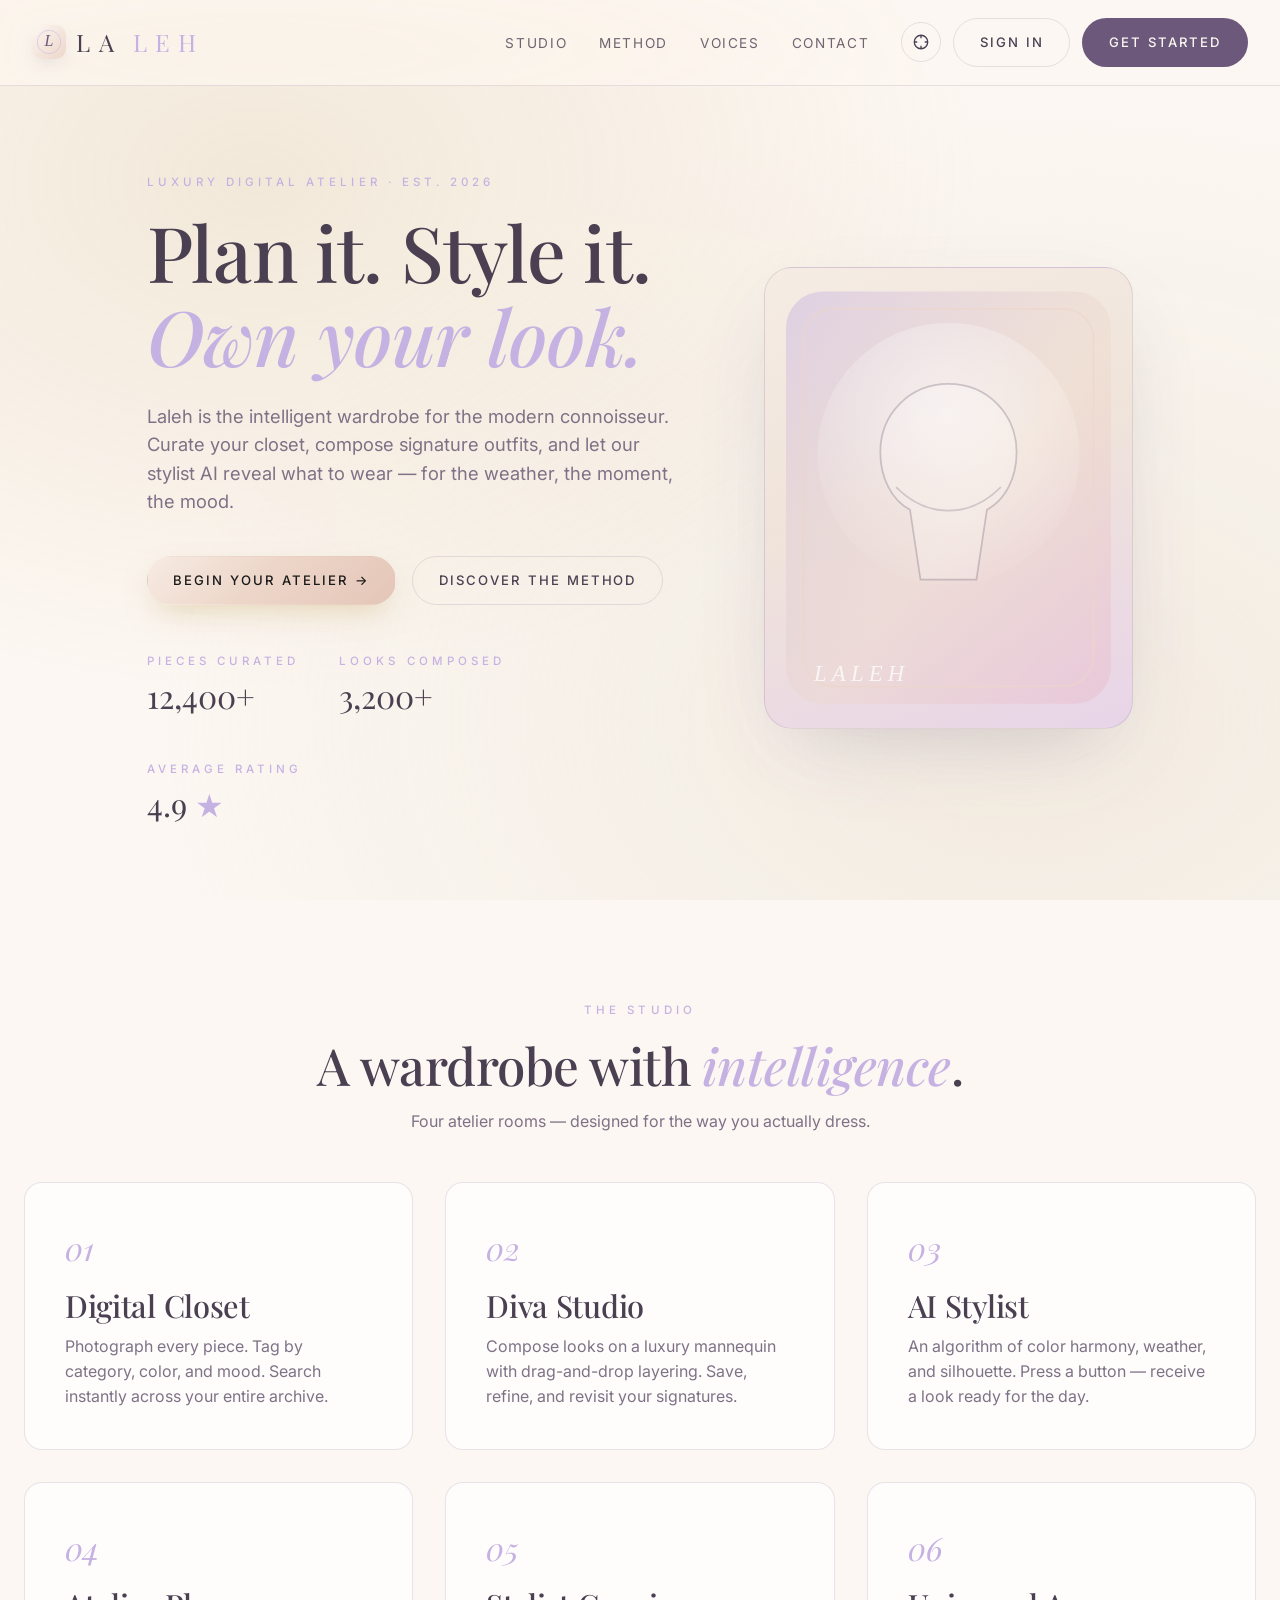
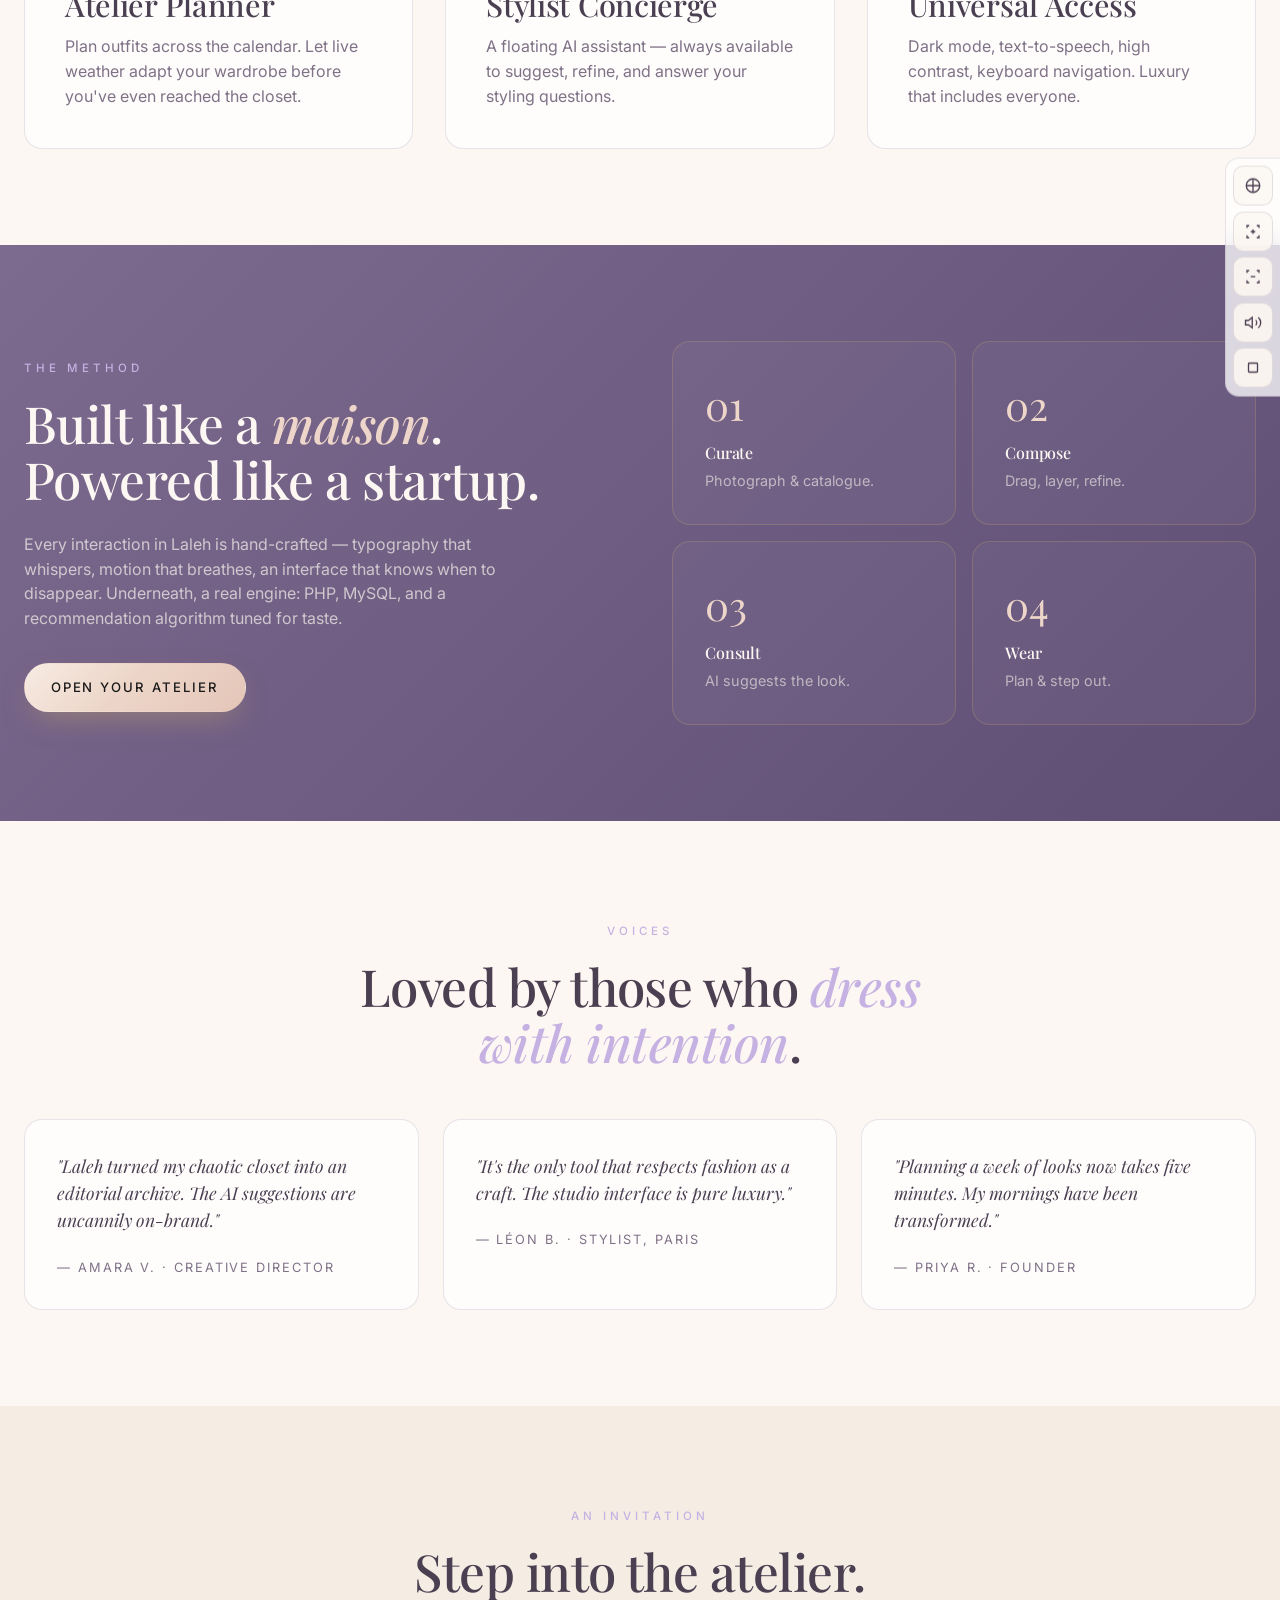
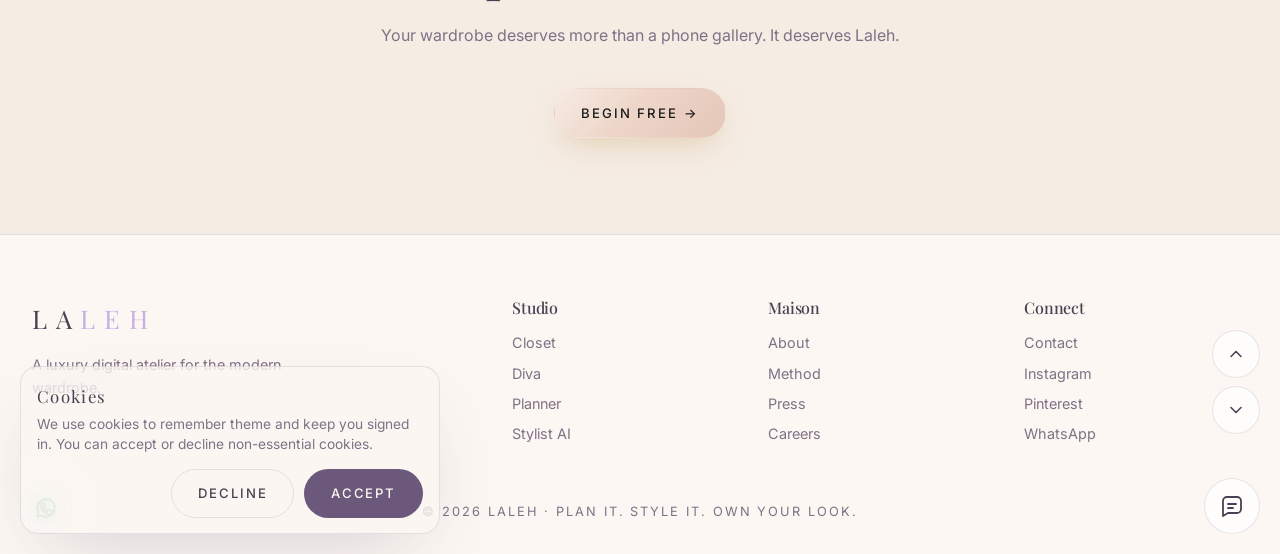
<file: Finesse/frontend/index.html>
<!DOCTYPE html>
<html lang="en">
<head>
<meta charset="UTF-8" />
<meta name="viewport" content="width=device-width, initial-scale=1" />
<title>Laleh — Plan it. Style it. Own your look.</title>
<meta name="description" content="Laleh is a luxury digital fashion-tech platform for wardrobe management & AI-powered outfit planning." />
<link rel="icon" href="assets/favicon.svg" type="image/svg+xml" sizes="any">
<link rel="apple-touch-icon" href="assets/favicon.svg">
<link rel="preconnect" href="https://fonts.googleapis.com">
<link href="https://fonts.googleapis.com/css2?family=Inter:wght@300;400;500;600&family=Playfair+Display:ital,wght@0,400;0,500;0,600;1,400;1,500&display=swap" rel="stylesheet">
<link rel="stylesheet" href="css/finesse.css">
</head>
<body>
<div class="loader"><div class="l-logo">LA<span>LEH</span></div><div class="bar"></div></div>

<nav class="nav" id="site-nav">
  <a href="index.html" class="logo">
    <img src="assets/favicon.svg" alt="" class="logo-mark" width="34" height="34">
    LA<span>LEH</span>
  </a>
  <button type="button" class="nav-toggle" id="nav-toggle" aria-label="Open menu" aria-expanded="false">
    <svg width="22" height="22" viewBox="0 0 24 24" fill="none" stroke="currentColor" stroke-width="1.8" aria-hidden="true"><path d="M4 7h16M4 12h16M4 17h16"/></svg>
  </button>
  <div class="nav-menu" id="nav-menu">
    <ul>
      <li><a href="#features">Studio</a></li>
      <li><a href="#how">Method</a></li>
      <li><a href="#voices">Voices</a></li>
      <li><a href="#contact">Contact</a></li>
    </ul>
    <div class="nav-actions">
      <button type="button" class="btn-icon" onclick="toggleTheme()" title="Toggle theme" aria-label="Toggle theme">
        <svg width="18" height="18" viewBox="0 0 24 24" fill="none" stroke="currentColor" stroke-width="1.75" aria-hidden="true"><path d="M12 3a6 6 0 1 0 0 18 6 6 0 0 0 0-18Zm0 0v4M12 21v-4M3 12h4M17 12h4"/></svg>
      </button>
      <a href="login.html" class="btn btn-ghost">Sign in</a>
      <a href="signup.html" class="btn btn-primary">Get Started</a>
    </div>
  </div>
</nav>

<header class="hero">
  <div class="container hero-grid">
    <div class="reveal">
      <span class="eyebrow">Luxury Digital Atelier · Est. 2026</span>
      <h1 style="margin-top:1rem">Plan it. Style it.<br><span class="it">Own your look.</span></h1>
      <p class="lead">Laleh is the intelligent wardrobe for the modern connoisseur. Curate your closet, compose signature outfits, and let our stylist AI reveal what to wear — for the weather, the moment, the mood.</p>
      <div class="hero-cta">
        <a href="signup.html" class="btn btn-gold">Begin Your Atelier →</a>
        <a href="#features" class="btn btn-ghost">Discover the Method</a>
      </div>
      <div style="margin-top:3rem; display:flex; gap:2.5rem; flex-wrap:wrap">
        <div><div class="eyebrow">Pieces curated</div><div style="font-family:var(--font-display);font-size:2rem">12,400+</div></div>
        <div><div class="eyebrow">Looks composed</div><div style="font-family:var(--font-display);font-size:2rem">3,200+</div></div>
        <div><div class="eyebrow">Average rating</div><div style="font-family:var(--font-display);font-size:2rem">4.9 <span style="color:var(--accent)">★</span></div></div>
      </div>
    </div>
    <div class="hero-visual reveal" aria-label="Laleh hero illustration">
      <svg viewBox="0 0 420 520" width="100%" height="100%" preserveAspectRatio="xMidYMid meet" style="display:block">
        <defs>
          <linearGradient id="g1" x1="0" x2="1" y1="0" y2="1">
            <stop offset="0" stop-color="#c6b2e2" stop-opacity="0.85"/>
            <stop offset="0.55" stop-color="#edd6c9" stop-opacity="0.65"/>
            <stop offset="1" stop-color="#e6abbe" stop-opacity="0.55"/>
          </linearGradient>
          <radialGradient id="glow" cx="50%" cy="35%" r="70%">
            <stop offset="0" stop-color="#ffffff" stop-opacity="0.55"/>
            <stop offset="1" stop-color="#ffffff" stop-opacity="0"/>
          </radialGradient>
        </defs>
        <rect x="24" y="24" width="372" height="472" rx="42" fill="url(#g1)" opacity="0.55"/>
        <rect x="44" y="44" width="332" height="432" rx="34" fill="none" stroke="rgba(237,214,201,0.65)" stroke-width="2"/>
        <circle cx="210" cy="210" r="150" fill="url(#glow)"/>
        <path d="M210 130c44 0 78 34 78 78 0 29-13 55-34 66l-12 80h-64l-12-80c-21-11-34-37-34-66 0-44 34-78 78-78Z"
              fill="rgba(255,255,255,0.18)" stroke="rgba(79,66,89,0.25)" stroke-width="2"/>
        <path d="M150 248c18 18 39 27 60 27s42-9 60-27" fill="none" stroke="rgba(79,66,89,0.22)" stroke-width="2"/>
        <text x="56" y="470" font-family="Georgia, serif" font-style="italic" font-size="26" fill="rgba(255,255,255,0.75)" letter-spacing="6">LALEH</text>
      </svg>
    </div>
  </div>
</header>

<section id="features">
  <div class="container">
    <div class="reveal" style="text-align:center;max-width:680px;margin:0 auto">
      <span class="eyebrow">The Studio</span>
      <h2 style="margin-top:1rem">A wardrobe with <em style="color:var(--accent)">intelligence</em>.</h2>
      <p class="muted" style="margin-top:1rem">Four atelier rooms — designed for the way you actually dress.</p>
    </div>
    <div class="features-grid">
      <div class="feature reveal">
        <span class="num">01</span><h3>Digital Closet</h3>
        <p class="muted">Photograph every piece. Tag by category, color, and mood. Search instantly across your entire archive.</p>
      </div>
      <div class="feature reveal">
        <span class="num">02</span><h3>Diva Studio</h3>
        <p class="muted">Compose looks on a luxury mannequin with drag-and-drop layering. Save, refine, and revisit your signatures.</p>
      </div>
      <div class="feature reveal">
        <span class="num">03</span><h3>AI Stylist</h3>
        <p class="muted">An algorithm of color harmony, weather, and silhouette. Press a button — receive a look ready for the day.</p>
      </div>
      <div class="feature reveal">
        <span class="num">04</span><h3>Atelier Planner</h3>
        <p class="muted">Plan outfits across the calendar. Let live weather adapt your wardrobe before you've even reached the closet.</p>
      </div>
      <div class="feature reveal">
        <span class="num">05</span><h3>Stylist Concierge</h3>
        <p class="muted">A floating AI assistant — always available to suggest, refine, and answer your styling questions.</p>
      </div>
      <div class="feature reveal">
        <span class="num">06</span><h3>Universal Access</h3>
        <p class="muted">Dark mode, text-to-speech, high contrast, keyboard navigation. Luxury that includes everyone.</p>
      </div>
    </div>
  </div>
</section>

<section id="how" style="background: var(--grad-noir); color: var(--ivory)">
  <div class="container">
    <div class="method-grid" style="display:grid;grid-template-columns:1fr 1fr;gap:4rem;align-items:center">
      <div class="reveal">
        <span class="eyebrow">The Method</span>
        <h2 style="margin-top:1rem">Built like a <em style="color:var(--gold)">maison</em>.<br>Powered like a startup.</h2>
        <p style="margin-top:1.5rem;color:rgba(247,243,236,.7);max-width:480px">Every interaction in Laleh is hand-crafted — typography that whispers, motion that breathes, an interface that knows when to disappear. Underneath, a real engine: PHP, MySQL, and a recommendation algorithm tuned for taste.</p>
        <a href="signup.html" class="btn btn-gold" style="margin-top:2rem">Open Your Atelier</a>
      </div>
      <div class="reveal">
        <div class="method-steps" style="display:grid;grid-template-columns:1fr 1fr;gap:1rem">
          <div style="padding:2rem;background:rgba(255,255,255,.04);border:1px solid rgba(200,169,106,.25);border-radius:18px">
            <div style="font-family:var(--font-display);font-size:2.5rem;color:var(--gold)">01</div>
            <h4 style="margin-top:.5rem">Curate</h4>
            <p style="font-size:.9rem;color:rgba(247,243,236,.6);margin-top:.5rem">Photograph & catalogue.</p>
          </div>
          <div style="padding:2rem;background:rgba(255,255,255,.04);border:1px solid rgba(200,169,106,.25);border-radius:18px">
            <div style="font-family:var(--font-display);font-size:2.5rem;color:var(--gold)">02</div>
            <h4 style="margin-top:.5rem">Compose</h4>
            <p style="font-size:.9rem;color:rgba(247,243,236,.6);margin-top:.5rem">Drag, layer, refine.</p>
          </div>
          <div style="padding:2rem;background:rgba(255,255,255,.04);border:1px solid rgba(200,169,106,.25);border-radius:18px">
            <div style="font-family:var(--font-display);font-size:2.5rem;color:var(--gold)">03</div>
            <h4 style="margin-top:.5rem">Consult</h4>
            <p style="font-size:.9rem;color:rgba(247,243,236,.6);margin-top:.5rem">AI suggests the look.</p>
          </div>
          <div style="padding:2rem;background:rgba(255,255,255,.04);border:1px solid rgba(200,169,106,.25);border-radius:18px">
            <div style="font-family:var(--font-display);font-size:2.5rem;color:var(--gold)">04</div>
            <h4 style="margin-top:.5rem">Wear</h4>
            <p style="font-size:.9rem;color:rgba(247,243,236,.6);margin-top:.5rem">Plan & step out.</p>
          </div>
        </div>
      </div>
    </div>
  </div>
</section>

<section id="voices">
  <div class="container">
    <div class="reveal" style="text-align:center;max-width:600px;margin:0 auto">
      <span class="eyebrow">Voices</span>
      <h2 style="margin-top:1rem">Loved by those who <em style="color:var(--accent)">dress with intention</em>.</h2>
    </div>
    <div class="t-grid">
      <div class="t-card reveal">
        <p>"Laleh turned my chaotic closet into an editorial archive. The AI suggestions are uncannily on-brand."</p>
        <div class="author">— Amara V. · Creative Director</div>
      </div>
      <div class="t-card reveal">
        <p>"It's the only tool that respects fashion as a craft. The studio interface is pure luxury."</p>
        <div class="author">— Léon B. · Stylist, Paris</div>
      </div>
      <div class="t-card reveal">
        <p>"Planning a week of looks now takes five minutes. My mornings have been transformed."</p>
        <div class="author">— Priya R. · Founder</div>
      </div>
    </div>
  </div>
</section>

<section id="contact" style="background: var(--bone)">
  <div class="container" style="text-align:center;max-width:680px">
    <span class="eyebrow">An Invitation</span>
    <h2 style="margin-top:1rem">Step into the atelier.</h2>
    <p class="muted" style="margin:1.5rem 0 2.5rem">Your wardrobe deserves more than a phone gallery. It deserves Laleh.</p>
    <a href="signup.html" class="btn btn-gold">Begin Free →</a>
  </div>
</section>

<footer class="footer">
  <div class="footer-grid">
    <div>
      <div style="font-family:var(--font-display);font-size:1.6rem;letter-spacing:.35em">LA<span style="color:var(--accent)">LEH</span></div>
      <p class="muted" style="margin-top:1rem;max-width:300px;font-size:.9rem">A luxury digital atelier for the modern wardrobe.</p>
    </div>
    <div><h4>Studio</h4><ul><li>Closet</li><li>Diva</li><li>Planner</li><li>Stylist AI</li></ul></div>
    <div><h4>Maison</h4><ul><li><a href="about.html">About</a></li><li>Method</li><li>Press</li><li>Careers</li></ul></div>
    <div><h4>Connect</h4><ul><li><a href="contactus.html">Contact</a></li><li>Instagram</li><li>Pinterest</li><li>WhatsApp</li></ul></div>
  </div>
  <div class="copy">© 2026 Laleh · Plan it. Style it. Own your look.</div>
</footer>

<div id="floating-slot"></div>
<script src="js/finesse.js"></script>
</body>
</html>
</file>
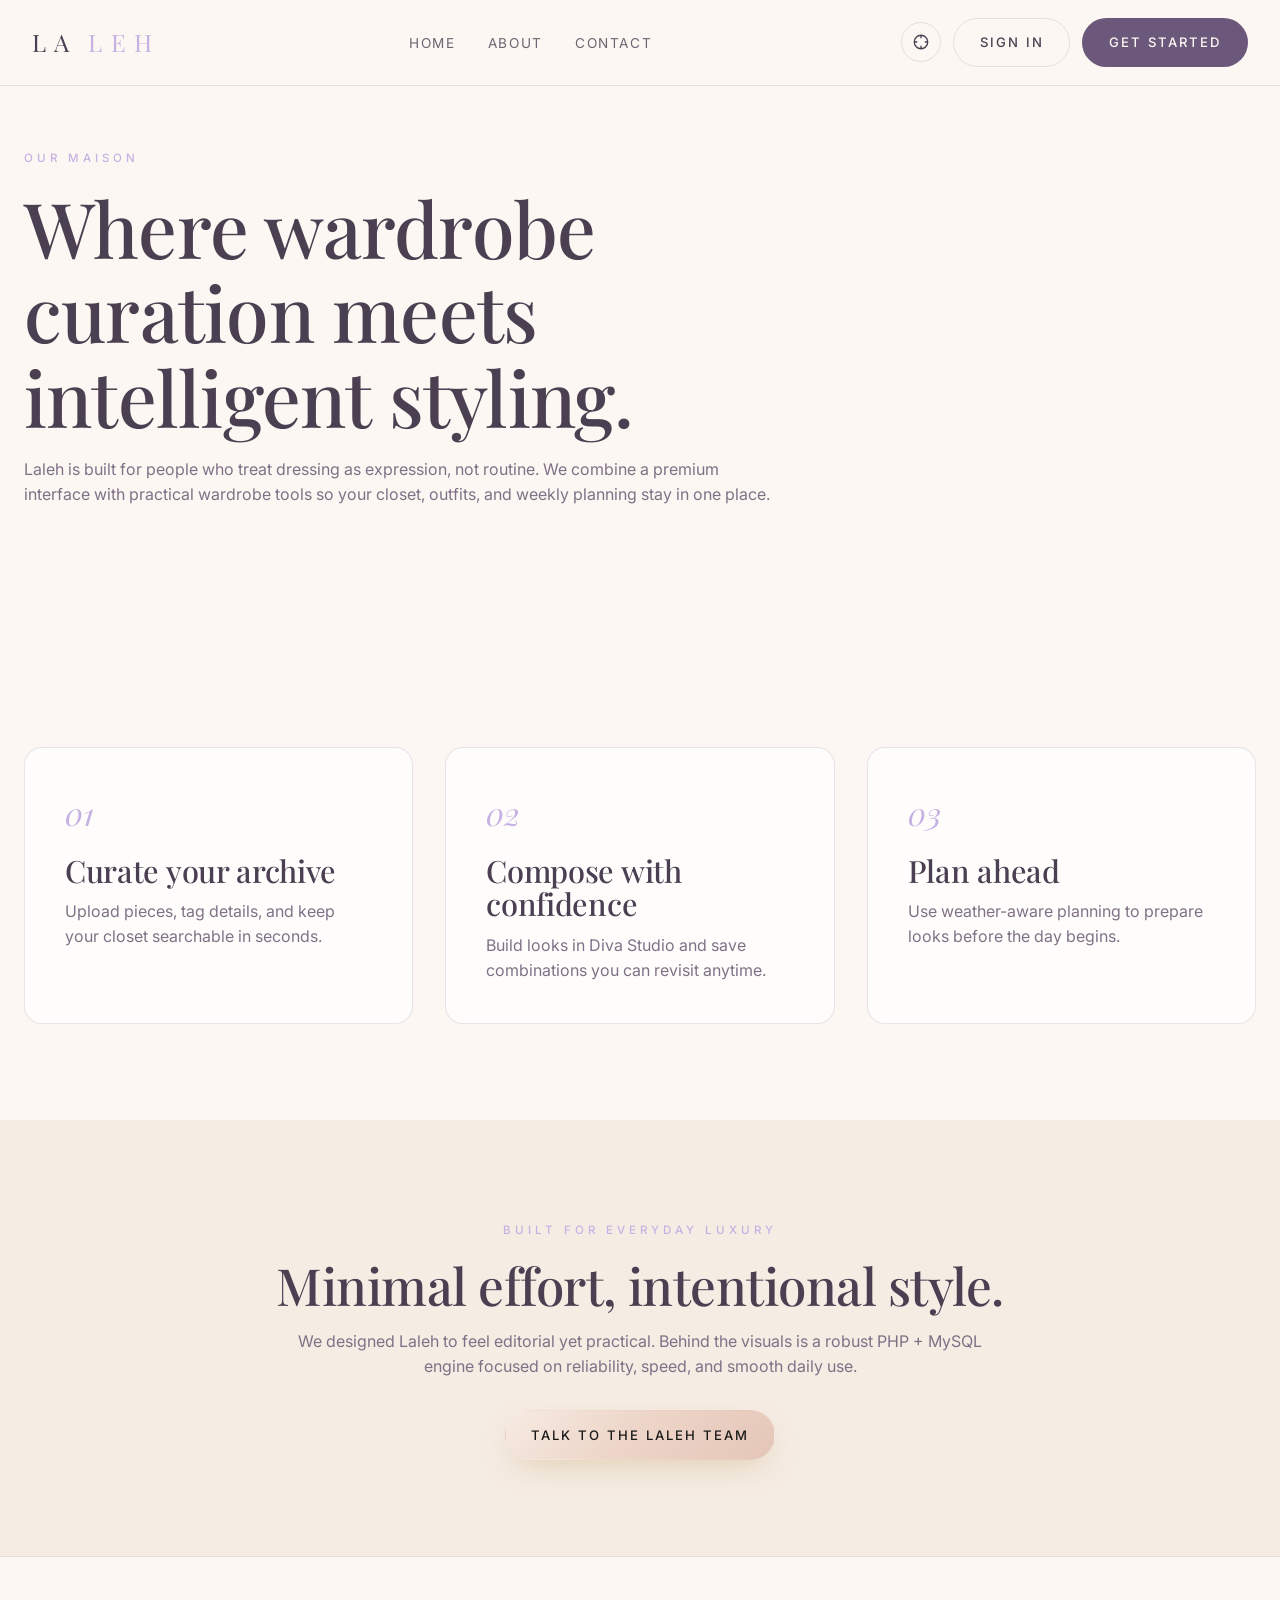
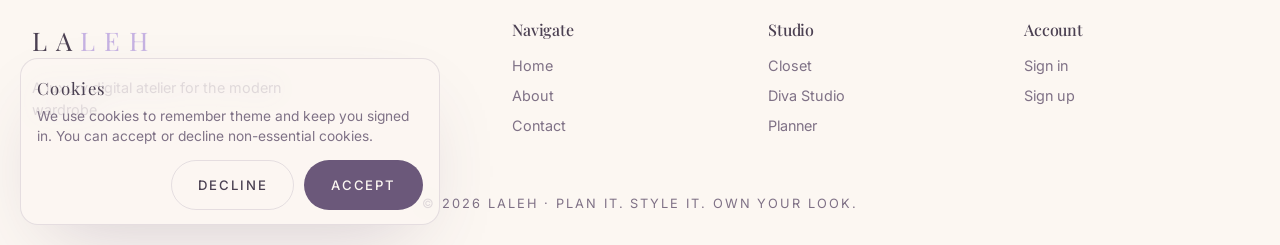
<file: Finesse/frontend/about.html>
<!DOCTYPE html>
<html lang="en">
<head>
<meta charset="UTF-8">
<meta name="viewport" content="width=device-width, initial-scale=1">
<title>About · Laleh</title>
<link rel="icon" href="assets/favicon.svg" type="image/svg+xml">
<link href="https://fonts.googleapis.com/css2?family=Inter:wght@300;400;500;600&family=Playfair+Display:ital,wght@0,500;1,500&display=swap" rel="stylesheet">
<link rel="stylesheet" href="css/finesse.css">
</head>
<body>
<div class="loader"><div class="l-logo">LA<span>LEH</span></div><div class="bar"></div></div>

<nav class="nav">
  <a href="index.html" class="logo">LA<span>LEH</span></a>
  <ul>
    <li><a href="index.html">Home</a></li>
    <li><a href="about.html">About</a></li>
    <li><a href="contactus.html">Contact</a></li>
  </ul>
  <div class="nav-actions">
    <button type="button" class="btn-icon" onclick="toggleTheme()" title="Toggle theme" aria-label="Toggle theme">
      <svg width="18" height="18" viewBox="0 0 24 24" fill="none" stroke="currentColor" stroke-width="1.75" aria-hidden="true"><path d="M12 3a6 6 0 1 0 0 18 6 6 0 0 0 0-18Zm0 0v4M12 21v-4M3 12h4M17 12h4"/></svg>
    </button>
    <a href="login.html" class="btn btn-ghost">Sign in</a>
    <a href="signup.html" class="btn btn-primary">Get Started</a>
  </div>
</nav>

<section style="padding-top:9rem">
  <div class="container">
    <span class="eyebrow">Our Maison</span>
    <h1 style="margin-top:1rem;max-width:860px">Where wardrobe curation meets intelligent styling.</h1>
    <p class="muted" style="margin-top:1.2rem;max-width:760px">
      Laleh is built for people who treat dressing as expression, not routine. We combine a premium
      interface with practical wardrobe tools so your closet, outfits, and weekly planning stay in one place.
    </p>
  </div>
</section>

<section>
  <div class="container">
    <div class="features-grid">
      <div class="feature reveal">
        <span class="num">01</span>
        <h3>Curate your archive</h3>
        <p class="muted">Upload pieces, tag details, and keep your closet searchable in seconds.</p>
      </div>
      <div class="feature reveal">
        <span class="num">02</span>
        <h3>Compose with confidence</h3>
        <p class="muted">Build looks in Diva Studio and save combinations you can revisit anytime.</p>
      </div>
      <div class="feature reveal">
        <span class="num">03</span>
        <h3>Plan ahead</h3>
        <p class="muted">Use weather-aware planning to prepare looks before the day begins.</p>
      </div>
    </div>
  </div>
</section>

<section style="background:var(--bone)">
  <div class="container" style="max-width:900px;text-align:center">
    <span class="eyebrow">Built for Everyday Luxury</span>
    <h2 style="margin-top:1rem">Minimal effort, intentional style.</h2>
    <p class="muted" style="margin:1rem auto 2rem;max-width:700px">
      We designed Laleh to feel editorial yet practical. Behind the visuals is a robust PHP + MySQL engine
      focused on reliability, speed, and smooth daily use.
    </p>
    <a class="btn btn-gold" href="contactus.html">Talk to the Laleh team</a>
  </div>
</section>

<footer class="footer">
  <div class="footer-grid">
    <div>
      <div style="font-family:var(--font-display);font-size:1.6rem;letter-spacing:.35em">LA<span style="color:var(--accent)">LEH</span></div>
      <p class="muted" style="margin-top:1rem;max-width:300px;font-size:.9rem">A luxury digital atelier for the modern wardrobe.</p>
    </div>
    <div><h4>Navigate</h4><ul><li><a href="index.html">Home</a></li><li><a href="about.html">About</a></li><li><a href="contactus.html">Contact</a></li></ul></div>
    <div><h4>Studio</h4><ul><li><a href="closet.html">Closet</a></li><li><a href="diva.html">Diva Studio</a></li><li><a href="planner.html">Planner</a></li></ul></div>
    <div><h4>Account</h4><ul><li><a href="login.html">Sign in</a></li><li><a href="signup.html">Sign up</a></li></ul></div>
  </div>
  <div class="copy">© 2026 Laleh · Plan it. Style it. Own your look.</div>
</footer>

<script src="js/finesse.js"></script>
</body>
</html>
</file>
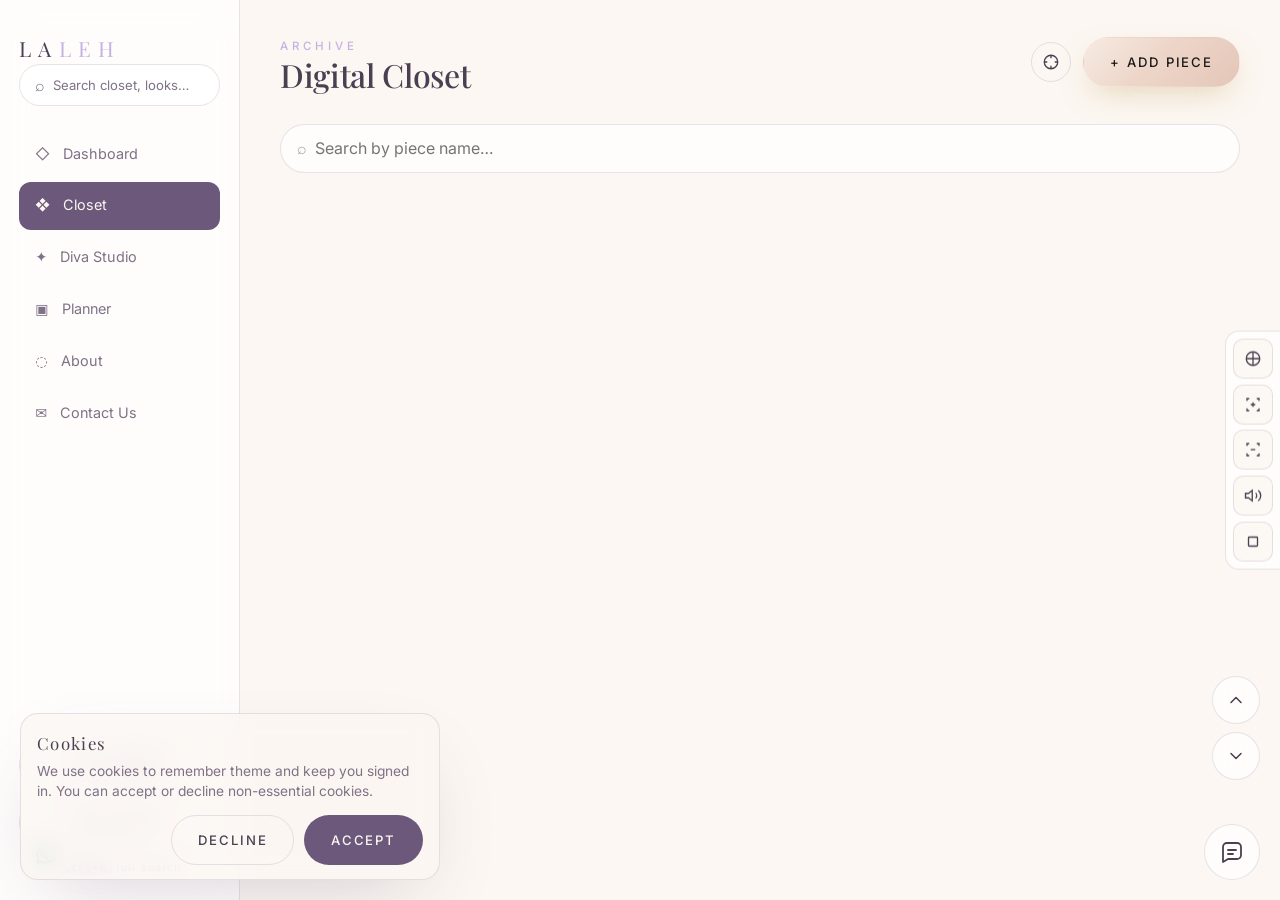
<file: Finesse/frontend/closet.html>
<!DOCTYPE html><html lang="en"><head>
<meta charset="UTF-8"><meta name="viewport" content="width=device-width, initial-scale=1">
<title>Closet · Laleh</title>
<link rel="icon" href="assets/favicon.svg" type="image/svg+xml">
<link href="https://fonts.googleapis.com/css2?family=Inter:wght@300;400;500;600&family=Playfair+Display:ital,wght@0,500;1,500&display=swap" rel="stylesheet">
<link rel="stylesheet" href="css/finesse.css">
</head><body>
<div class="app-shell">
  <div id="sidebar-slot"></div>
  <main class="app-main">
    <div class="app-top">
      <div><span class="eyebrow">Archive</span><h1>Digital Closet</h1></div>
      <div class="right">
        <button type="button" class="btn-icon" onclick="toggleTheme()" title="Toggle theme" aria-label="Toggle theme">
          <svg width="18" height="18" viewBox="0 0 24 24" fill="none" stroke="currentColor" stroke-width="1.75" aria-hidden="true"><path d="M12 3a6 6 0 1 0 0 18 6 6 0 0 0 0-18Zm0 0v4M12 21v-4M3 12h4M17 12h4"/></svg>
        </button>
        <button class="btn btn-gold" onclick="openAdd()">+ Add Piece</button>
      </div>
    </div>

    <div class="closet-toolbar">
      <div class="search-bar">
        <span style="opacity:.5">⌕</span>
        <input id="search" placeholder="Search by piece name…">
      </div>
    </div>
    <div class="cat-pills" id="cat-pills"></div>

    <div class="item-grid" id="item-grid"></div>
  </main>
</div>

<div class="modal" id="add-modal">
  <div class="box">
    <h3>Add a piece</h3>
    <form onsubmit="submitAdd(event)" enctype="multipart/form-data">
      <div class="field"><label>Name</label><input name="name" required maxlength="120"></div>
      <div class="field"><label>Category</label>
        <select name="category_id" id="cat-select" required style="width:100%;padding:.9rem 1rem;border-radius:12px;border:1px solid var(--border);background:transparent;color:var(--text)"></select>
      </div>
      <div style="display:grid;grid-template-columns:1fr 1fr;gap:1rem">
        <div class="field"><label>Color</label><input name="color" placeholder="e.g. ivory"></div>
        <div class="field"><label>Style tag</label><input name="style_tag" placeholder="e.g. evening"></div>
      </div>
      <div class="field"><label>Image</label><input type="file" name="image" accept="image/*" required></div>
      <div style="display:flex;gap:.5rem;margin-top:1rem">
        <button type="button" class="btn btn-ghost" onclick="closeAdd()" style="flex:1;justify-content:center">Cancel</button>
        <button class="btn btn-primary" style="flex:1;justify-content:center">Add to Closet</button>
      </div>
    </form>
  </div>
</div>

<div id="floating-slot"></div>
<script src="js/finesse.js"></script>
<script>document.getElementById('sidebar-slot').outerHTML = F.renderChrome('closet');</script>
<script src="js/closet.js"></script>
</body></html>
</file>
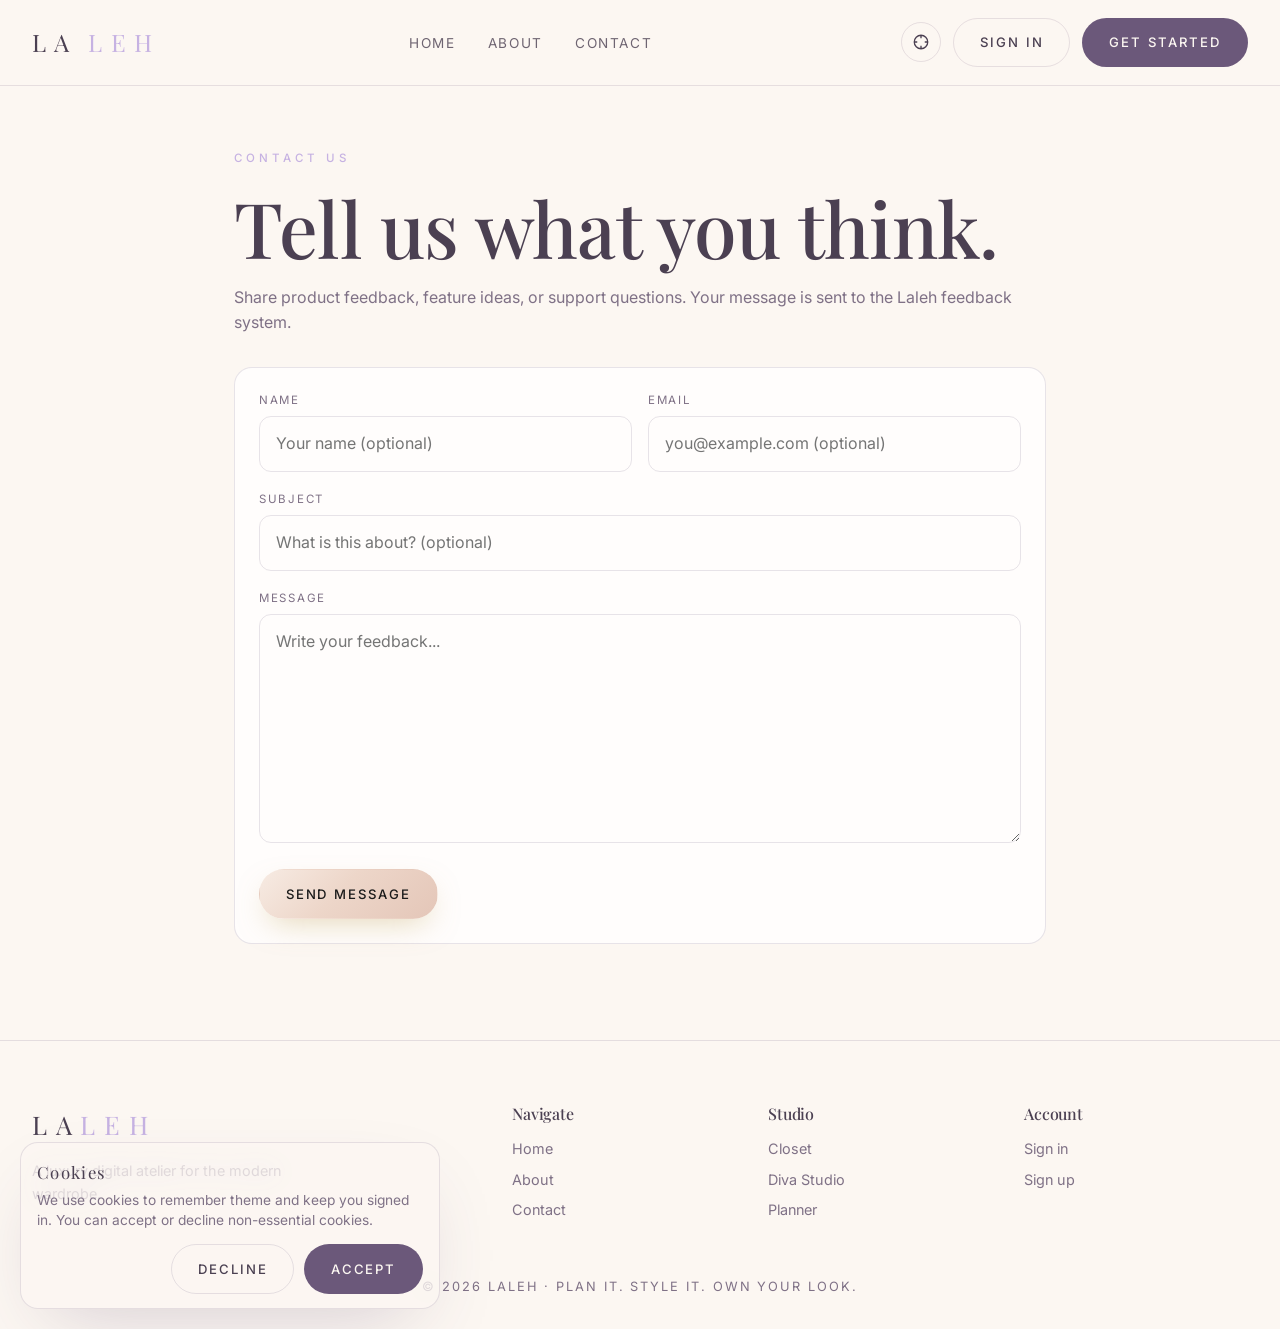
<file: Finesse/frontend/contactus.html>
<!DOCTYPE html>
<html lang="en">
<head>
<meta charset="UTF-8">
<meta name="viewport" content="width=device-width, initial-scale=1">
<title>Contact Us · Laleh</title>
<link rel="icon" href="assets/favicon.svg" type="image/svg+xml">
<link href="https://fonts.googleapis.com/css2?family=Inter:wght@300;400;500;600&family=Playfair+Display:ital,wght@0,500;1,500&display=swap" rel="stylesheet">
<link rel="stylesheet" href="css/finesse.css">
</head>
<body>
<div class="loader"><div class="l-logo">LA<span>LEH</span></div><div class="bar"></div></div>

<nav class="nav">
  <a href="index.html" class="logo">LA<span>LEH</span></a>
  <ul>
    <li><a href="index.html">Home</a></li>
    <li><a href="about.html">About</a></li>
    <li><a href="contactus.html">Contact</a></li>
  </ul>
  <div class="nav-actions">
    <button type="button" class="btn-icon" onclick="toggleTheme()" title="Toggle theme" aria-label="Toggle theme">
      <svg width="18" height="18" viewBox="0 0 24 24" fill="none" stroke="currentColor" stroke-width="1.75" aria-hidden="true"><path d="M12 3a6 6 0 1 0 0 18 6 6 0 0 0 0-18Zm0 0v4M12 21v-4M3 12h4M17 12h4"/></svg>
    </button>
    <a href="login.html" class="btn btn-ghost">Sign in</a>
    <a href="signup.html" class="btn btn-primary">Get Started</a>
  </div>
</nav>

<section style="padding-top:9rem">
  <div class="container" style="max-width:860px">
    <span class="eyebrow">Contact Us</span>
    <h1 style="margin-top:1rem">Tell us what you think.</h1>
    <p class="muted" style="margin-top:1rem">
      Share product feedback, feature ideas, or support questions. Your message is sent to the Laleh feedback system.
    </p>

    <div class="card" style="margin-top:2rem">
      <form id="contact-form">
        <div style="display:grid;grid-template-columns:1fr 1fr;gap:1rem">
          <div class="field">
            <label>Name</label>
            <input id="name" type="text" maxlength="100" placeholder="Your name (optional)">
          </div>
          <div class="field">
            <label>Email</label>
            <input id="email" type="email" maxlength="150" placeholder="you@example.com (optional)">
          </div>
        </div>
        <div class="field">
          <label>Subject</label>
          <input id="subject" type="text" maxlength="120" placeholder="What is this about? (optional)">
        </div>
        <div class="field">
          <label>Message</label>
          <textarea id="message" rows="8" maxlength="2500" placeholder="Write your feedback..." style="width:100%;padding:.9rem 1rem;border-radius:12px;border:1px solid var(--border);background:transparent;color:var(--text);resize:vertical" required></textarea>
        </div>
        <div class="msg" id="contact-msg"></div>
        <button class="btn btn-gold" type="submit">Send message</button>
      </form>
    </div>
  </div>
</section>

<footer class="footer">
  <div class="footer-grid">
    <div>
      <div style="font-family:var(--font-display);font-size:1.6rem;letter-spacing:.35em">LA<span style="color:var(--accent)">LEH</span></div>
      <p class="muted" style="margin-top:1rem;max-width:300px;font-size:.9rem">A luxury digital atelier for the modern wardrobe.</p>
    </div>
    <div><h4>Navigate</h4><ul><li><a href="index.html">Home</a></li><li><a href="about.html">About</a></li><li><a href="contactus.html">Contact</a></li></ul></div>
    <div><h4>Studio</h4><ul><li><a href="closet.html">Closet</a></li><li><a href="diva.html">Diva Studio</a></li><li><a href="planner.html">Planner</a></li></ul></div>
    <div><h4>Account</h4><ul><li><a href="login.html">Sign in</a></li><li><a href="signup.html">Sign up</a></li></ul></div>
  </div>
  <div class="copy">© 2026 Laleh · Plan it. Style it. Own your look.</div>
</footer>

<script src="js/finesse.js"></script>
<script>
document.getElementById('contact-form').addEventListener('submit', async (e) => {
  e.preventDefault();
  const msgEl = document.getElementById('contact-msg');
  const name = document.getElementById('name').value.trim();
  const email = document.getElementById('email').value.trim();
  const subject = document.getElementById('subject').value.trim();
  const message = document.getElementById('message').value.trim();

  const composed = [
    subject ? `Subject: ${subject}` : '',
    name ? `Name: ${name}` : '',
    email ? `Email: ${email}` : '',
    `Message: ${message}`
  ].filter(Boolean).join('\n');

  const r = await F.post(F.api + '/feedback.php', { message: composed });
  if (r.ok) {
    msgEl.className = 'msg ok';
    msgEl.textContent = 'Thanks — your feedback has been sent.';
    e.target.reset();
  } else {
    msgEl.className = 'msg err';
    msgEl.textContent = r.msg || 'Could not send message.';
  }
});
</script>
</body>
</html>
</file>
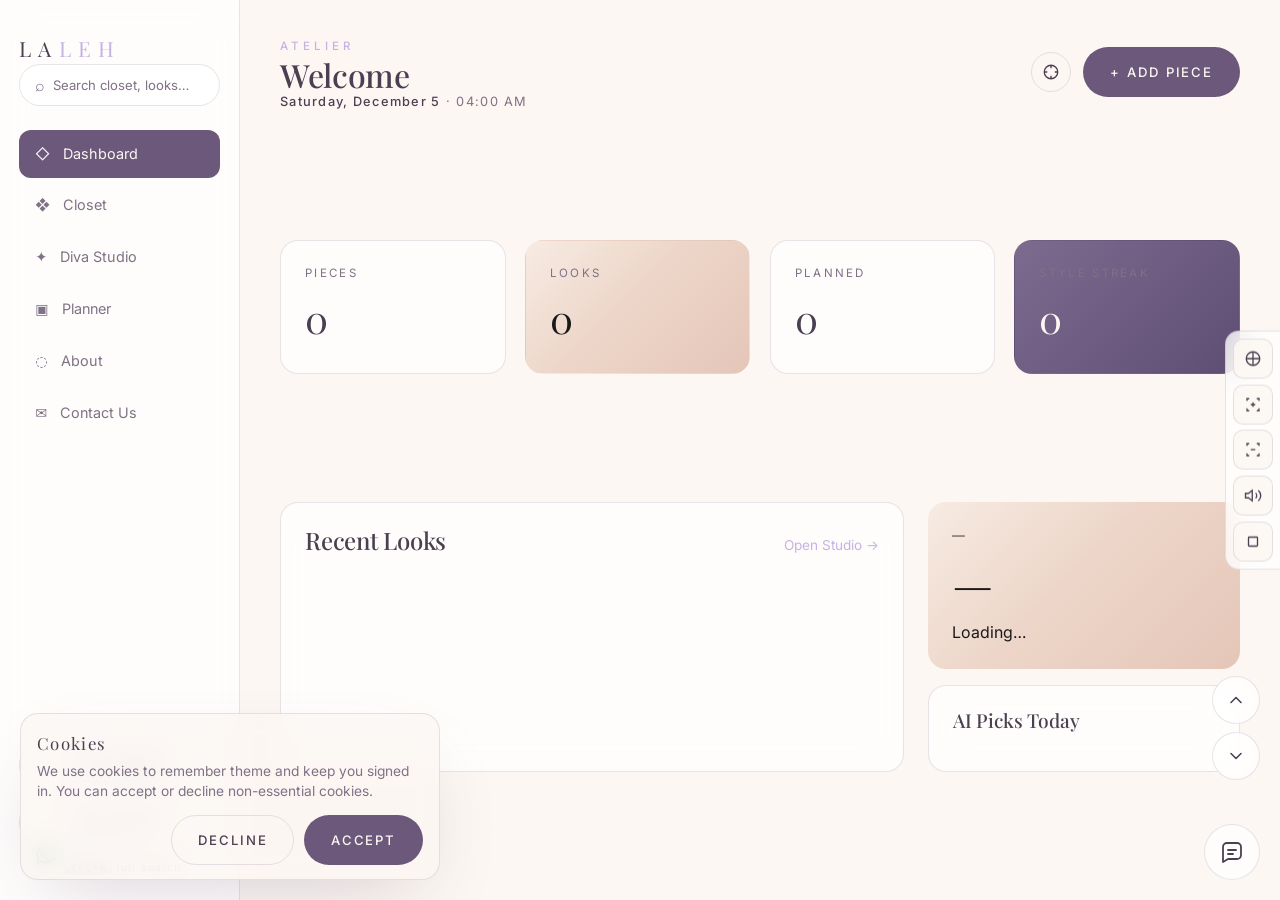
<file: Finesse/frontend/dashboard.html>
<!DOCTYPE html><html lang="en"><head>
<meta charset="UTF-8"><meta name="viewport" content="width=device-width, initial-scale=1">
<title>Dashboard · Laleh</title>
<link rel="icon" href="assets/favicon.svg" type="image/svg+xml">
<link href="https://fonts.googleapis.com/css2?family=Inter:wght@300;400;500;600&family=Playfair+Display:ital,wght@0,500;1,500&display=swap" rel="stylesheet">
<link rel="stylesheet" href="css/finesse.css">
</head><body>
<div class="app-shell">
  <script>document.write(F_RENDER_PLACEHOLDER='')</script>
  <div id="sidebar-slot"></div>
  <main class="app-main">
    <div class="app-top">
      <div>
        <span class="eyebrow">Atelier</span>
        <h1 id="hello">Welcome</h1>
        <div class="dt-widget" id="dt-widget"></div>
      </div>
      <div class="right">
        <button type="button" class="btn-icon" onclick="toggleTheme()" title="Toggle theme" aria-label="Toggle theme">
          <svg width="18" height="18" viewBox="0 0 24 24" fill="none" stroke="currentColor" stroke-width="1.75" aria-hidden="true"><path d="M12 3a6 6 0 1 0 0 18 6 6 0 0 0 0-18Zm0 0v4M12 21v-4M3 12h4M17 12h4"/></svg>
        </button>
        <a href="closet.html" class="btn btn-primary">+ Add Piece</a>
      </div>
    </div>

    <section class="widgets">
      <div class="widget"><div class="lbl">Pieces</div><div class="val" id="stat-items">0</div></div>
      <div class="widget gold"><div class="lbl">Looks</div><div class="val" id="stat-outfits">0</div></div>
      <div class="widget"><div class="lbl">Planned</div><div class="val" id="stat-planned">0</div></div>
      <div class="widget dark"><div class="lbl">Style streak</div><div class="val" id="stat-streak">0</div></div>
    </section>

    <div class="dash-grid">
      <div class="card">
        <div class="section-title"><h2>Recent Looks</h2><a href="diva.html" style="color:var(--accent);font-size:.85rem">Open Studio →</a></div>
        <div id="recent-outfits"></div>
      </div>
      <div style="display:flex;flex-direction:column;gap:1rem">
        <div class="weather-card">
          <div class="city" id="w-city">—</div>
          <div class="t" id="w-temp">—</div>
          <div style="text-transform:capitalize" id="w-cond">loading…</div>
        </div>
        <div class="card">
          <div class="section-title"><h2 style="font-size:1.2rem">AI Picks Today</h2></div>
          <div id="ai-picks" style="display:grid;grid-template-columns:repeat(3,1fr);gap:.5rem"></div>
        </div>
      </div>
    </div>
  </main>
</div>
<div id="floating-slot"></div>
<script src="js/finesse.js"></script>
<script>document.getElementById('sidebar-slot').outerHTML = F.renderChrome('dashboard');</script>
<script src="js/dashboard.js"></script>
</body></html>
</file>
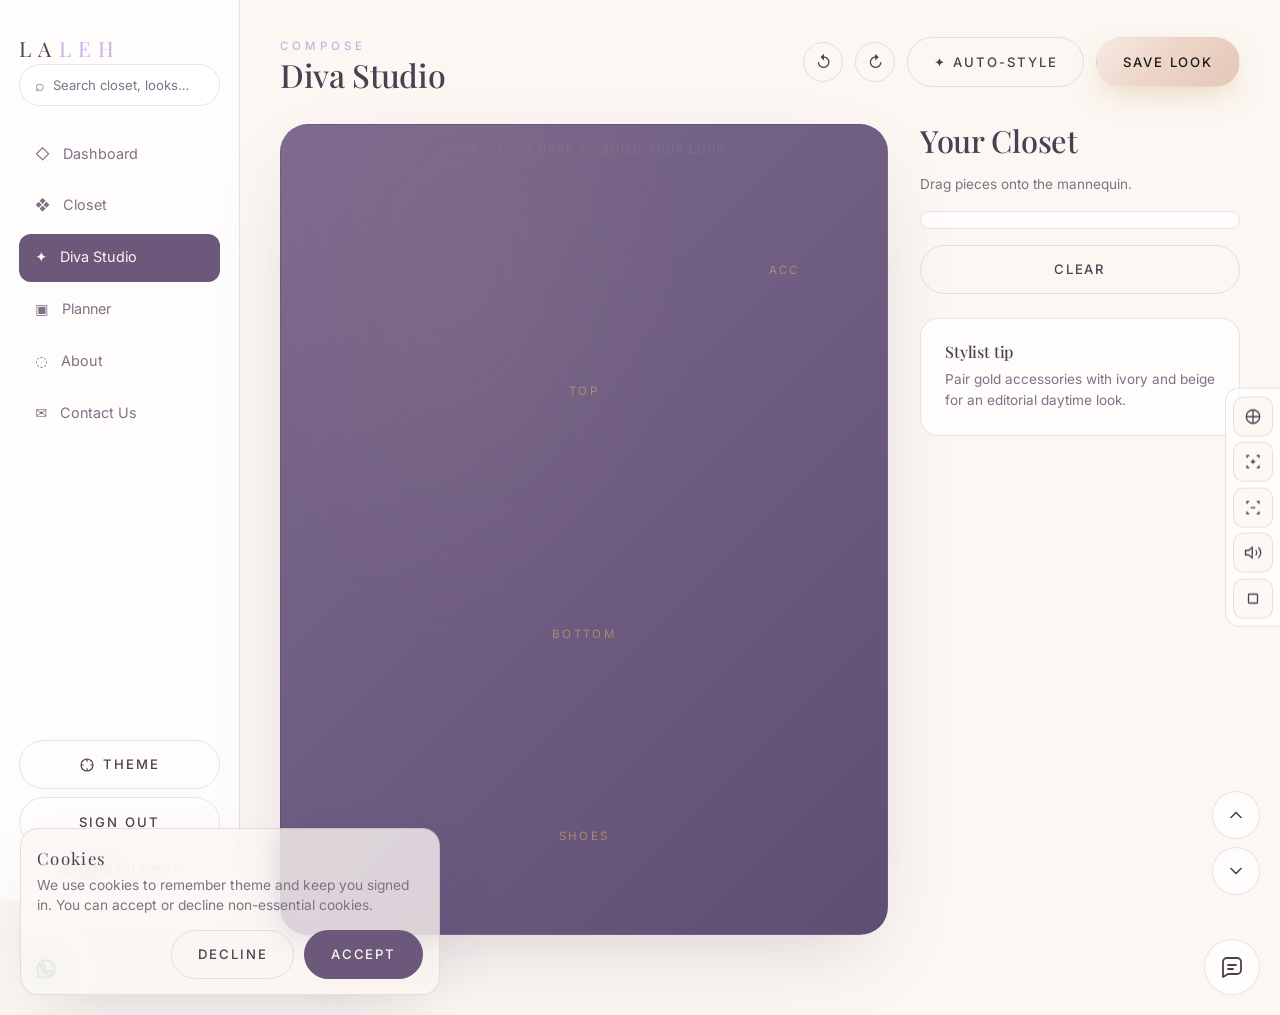
<file: Finesse/frontend/diva.html>
<!DOCTYPE html><html lang="en"><head>
<meta charset="UTF-8"><meta name="viewport" content="width=device-width, initial-scale=1">
<title>Diva Studio · Laleh</title>
<link rel="icon" href="assets/favicon.svg" type="image/svg+xml">
<link href="https://fonts.googleapis.com/css2?family=Inter:wght@300;400;500;600&family=Playfair+Display:ital,wght@0,500;1,500&display=swap" rel="stylesheet">
<link rel="stylesheet" href="css/finesse.css">
</head><body>
<div class="app-shell">
  <div id="sidebar-slot"></div>
  <main class="app-main">
    <div class="app-top">
      <div><span class="eyebrow">Compose</span><h1>Diva Studio</h1></div>
      <div class="right">
        <button class="btn-icon" onclick="rotateMannequin(-1)" title="Rotate left">↺</button>
        <button class="btn-icon" onclick="rotateMannequin(1)" title="Rotate right">↻</button>
        <button class="btn btn-ghost" onclick="autoCompose()">✦ Auto-style</button>
        <button class="btn btn-gold" onclick="saveOutfit()">Save Look</button>
      </div>
    </div>

    <div class="diva-wrap">
      <div class="mannequin" id="mannequin">
        <div class="canvas-hint">Drop pieces here to build your look</div>
        <div class="slot full" data-slot="full" data-label=""></div>
        <div class="slot top" data-slot="top" data-label="TOP">TOP</div>
        <div class="slot bottom" data-slot="bottom" data-label="BOTTOM">BOTTOM</div>
        <div class="slot shoes" data-slot="shoes" data-label="SHOES">SHOES</div>
        <div class="slot acc" data-slot="acc" data-label="ACC">ACC</div>
      </div>

      <div class="diva-side">
        <h3>Your Closet</h3>
        <p class="muted" style="font-size:.85rem;margin-bottom:1rem">Drag pieces onto the mannequin.</p>
        <div class="diva-pool" id="diva-pool"></div>
        <div class="diva-actions">
          <button class="btn btn-ghost" onclick="clearLook()" style="flex:1;justify-content:center">Clear</button>
        </div>
        <div class="card" style="margin-top:1.5rem">
          <h4 style="font-family:var(--font-display);margin-bottom:.5rem">Stylist tip</h4>
          <p class="muted" style="font-size:.85rem">Pair gold accessories with ivory and beige for an editorial daytime look.</p>
        </div>
      </div>
    </div>
  </main>
</div>
<div id="floating-slot"></div>
<script src="js/finesse.js"></script>
<script>document.getElementById('sidebar-slot').outerHTML = F.renderChrome('diva');</script>
<script src="js/diva.js"></script>
</body></html>
</file>
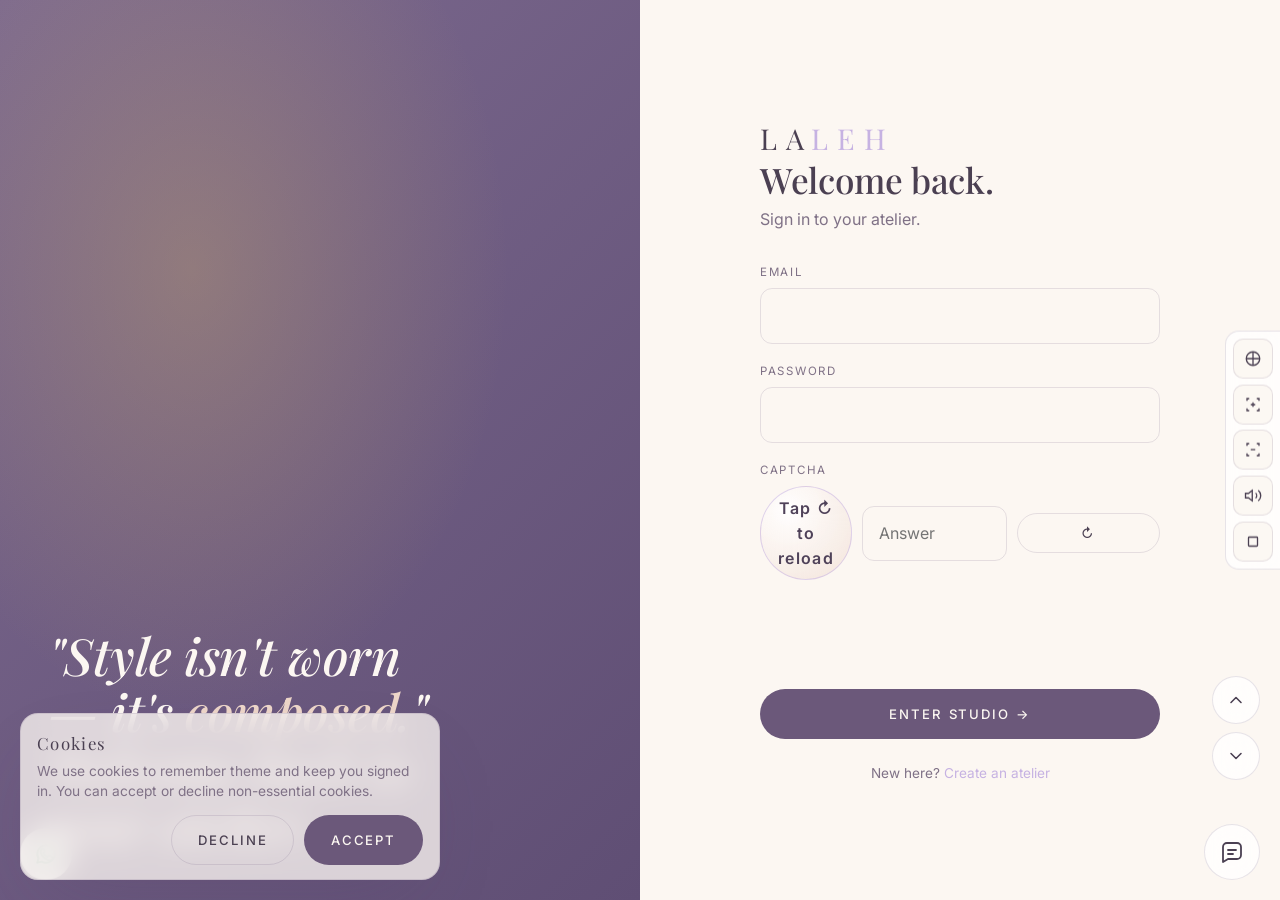
<file: Finesse/frontend/login.html>
<!DOCTYPE html><html lang="en"><head>
<meta charset="UTF-8"><meta name="viewport" content="width=device-width, initial-scale=1">
<title>Sign In · Laleh</title>
<link rel="icon" href="assets/favicon.svg" type="image/svg+xml" sizes="any">
<link rel="apple-touch-icon" href="assets/favicon.svg">
<link href="https://fonts.googleapis.com/css2?family=Inter:wght@300;400;500;600&family=Playfair+Display:ital,wght@0,500;1,500&display=swap" rel="stylesheet">
<link rel="stylesheet" href="css/finesse.css">
</head><body>
<main class="auth-page">
  <aside class="auth-art">
    <h2>"Style isn't worn — it's <span>composed</span>." Welcome back to your atelier.</h2>
  </aside>
  <section class="auth-form-wrap">
    <form class="auth-form" onsubmit="doLogin(event)">
      <a href="index.html" class="logo">LA<span style="color:var(--accent)">LEH</span></a>
      <h1>Welcome back.</h1>
      <p class="sub">Sign in to your atelier.</p>
      <div class="msg"></div>
      <div class="field"><label>Email</label><input type="email" name="email" required></div>
      <div class="field"><label>Password</label><input type="password" name="password" minlength="8" required></div>
      <div class="field">
        <label>Captcha</label>
        <div class="captcha-row" id="captcha-row">
          <div class="captcha-q" id="captcha-q">—</div>
          <input id="captcha-a" type="text" name="captcha" inputmode="numeric" autocomplete="off" placeholder="Answer" required>
          <button class="btn btn-ghost" type="button" onclick="refreshCaptcha()" style="padding:.55rem .9rem">↻</button>
        </div>
        <div id="recaptcha" style="margin-top:.75rem"></div>
      </div>
      <button class="btn btn-primary">Enter Studio →</button>
      <p class="alt">New here? <a href="signup.html">Create an atelier</a></p>
    </form>
  </section>
</main>
<div id="floating-slot"></div>
<script src="js/finesse.js"></script>
<script src="js/auth.js"></script>
</body></html>
</file>
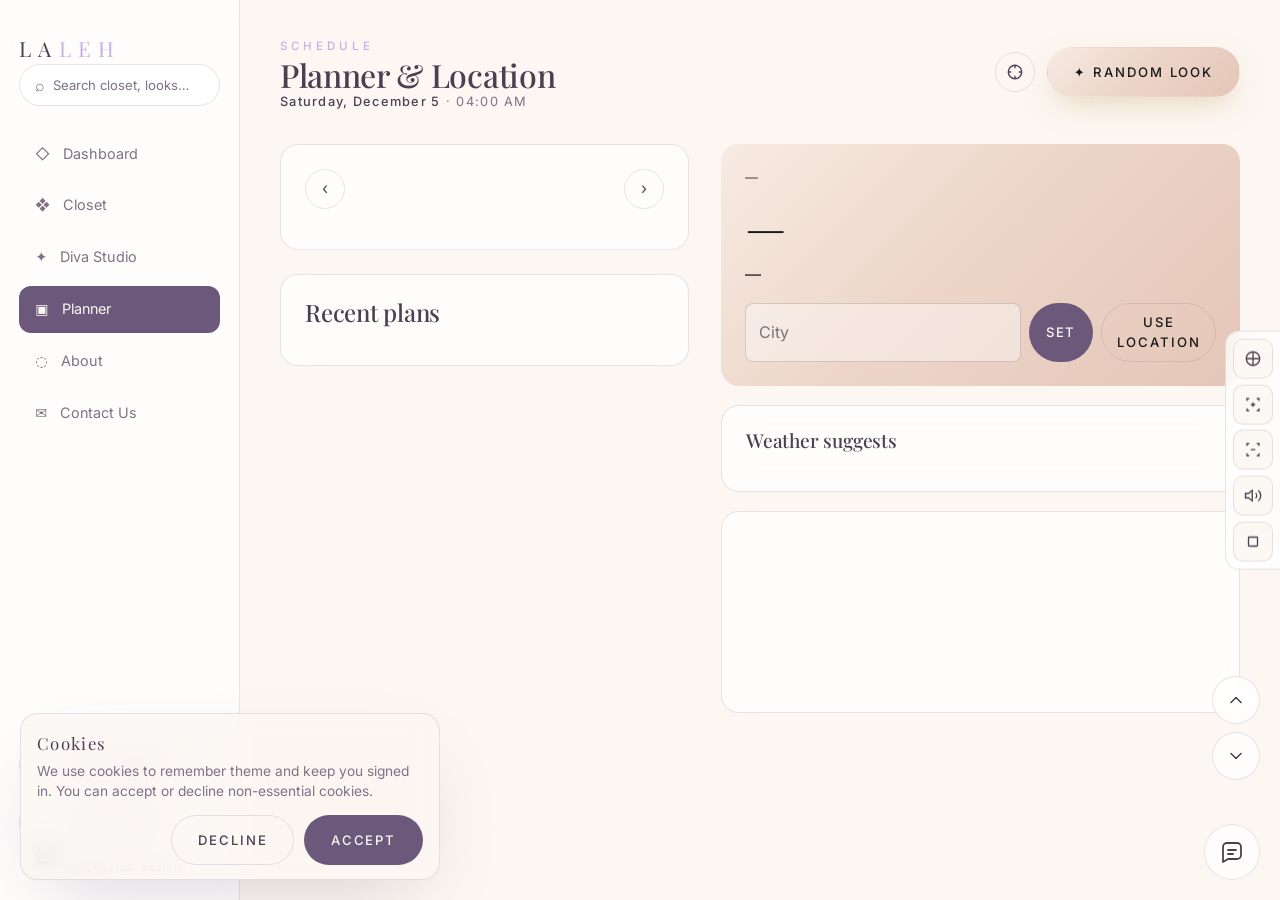
<file: Finesse/frontend/planner.html>
<!DOCTYPE html><html lang="en"><head>
<meta charset="UTF-8"><meta name="viewport" content="width=device-width, initial-scale=1">
<title>Planner · Laleh</title>
<link rel="icon" href="assets/favicon.svg" type="image/svg+xml">
<link href="https://fonts.googleapis.com/css2?family=Inter:wght@300;400;500;600&family=Playfair+Display:ital,wght@0,500;1,500&display=swap" rel="stylesheet">
<link rel="stylesheet" href="css/finesse.css">
</head><body>
<div class="app-shell">
  <div id="sidebar-slot"></div>
  <main class="app-main">
    <div class="app-top">
      <div><span class="eyebrow">Schedule</span><h1>Planner & Location</h1>
        <div class="dt-widget" id="dt-widget"></div>
      </div>
      <div class="right">
        <button type="button" class="btn-icon" onclick="toggleTheme()" title="Toggle theme" aria-label="Toggle theme">
          <svg width="18" height="18" viewBox="0 0 24 24" fill="none" stroke="currentColor" stroke-width="1.75" aria-hidden="true"><path d="M12 3a6 6 0 1 0 0 18 6 6 0 0 0 0-18Zm0 0v4M12 21v-4M3 12h4M17 12h4"/></svg>
        </button>
        <button class="btn btn-gold" onclick="randomOutfit()">✦ Random Look</button>
      </div>
    </div>

    <div class="planner-grid">
      <div>
        <div class="calendar">
          <div class="cal-head">
            <button class="btn-icon" onclick="shiftMonth(-1)">‹</button>
            <h3 id="cal-month"></h3>
            <button class="btn-icon" onclick="shiftMonth(1)">›</button>
          </div>
          <div class="cal-grid" id="cal-grid"></div>
        </div>

        <div class="card" style="margin-top:1.5rem">
          <div class="section-title"><h2>Recent plans</h2></div>
          <div id="entries"></div>
        </div>
      </div>

      <div style="display:flex;flex-direction:column;gap:1.2rem">
        <div class="weather-card">
          <div class="city" id="w-city">—</div>
          <div class="t" id="w-temp">—</div>
          <div style="text-transform:capitalize" id="w-cond">—</div>
          <div style="display:flex;gap:.5rem;margin-top:1rem">
            <input id="city-input" placeholder="City" style="flex:1;padding:.5rem .8rem;border-radius:8px;border:1px solid rgba(0,0,0,.15);background:rgba(255,255,255,.4)">
            <button class="btn btn-primary" onclick="loadWeather()" style="padding:.5rem 1rem">Set</button>
            <button class="btn btn-ghost" onclick="useCurrentLocationWeather()" style="padding:.5rem .9rem">Use location</button>
          </div>
        </div>

        <div class="card">
          <div class="section-title"><h2 style="font-size:1.2rem">Weather suggests</h2></div>
          <div id="suggest" style="display:grid;grid-template-columns:repeat(3,1fr);gap:.5rem"></div>
        </div>

        <div class="card" style="padding:0;overflow:hidden">
          <iframe id="planner-map" title="Map" style="width:100%;height:200px;border:0;display:block"
            src="https://maps.google.com/maps?q=London&z=11&output=embed"></iframe>
        </div>
      </div>
    </div>
  </main>
</div>

<div class="modal" id="plan-modal">
  <div class="box">
    <h3>Plan a look</h3>
    <form onsubmit="submitPlan(event)">
      <div class="field"><label>Date</label><input type="date" id="plan-date" name="date" required></div>
      <div class="field"><label>Outfit</label>
        <select id="plan-outfit" name="outfit_id" style="width:100%;padding:.9rem 1rem;border-radius:12px;border:1px solid var(--border);background:transparent;color:var(--text)"></select>
      </div>
      <div class="field"><label>Note</label><input name="note" placeholder="e.g. dinner with M."></div>
      <div style="display:flex;gap:.5rem;margin-top:1rem">
        <button type="button" class="btn btn-ghost" onclick="closePlan()" style="flex:1;justify-content:center">Cancel</button>
        <button class="btn btn-gold" style="flex:1;justify-content:center">Save Plan</button>
      </div>
    </form>
  </div>
</div>

<div id="floating-slot"></div>
<script src="js/finesse.js"></script>
<script>document.getElementById('sidebar-slot').outerHTML = F.renderChrome('planner');</script>
<script src="js/planner.js"></script>
</body></html>
</file>
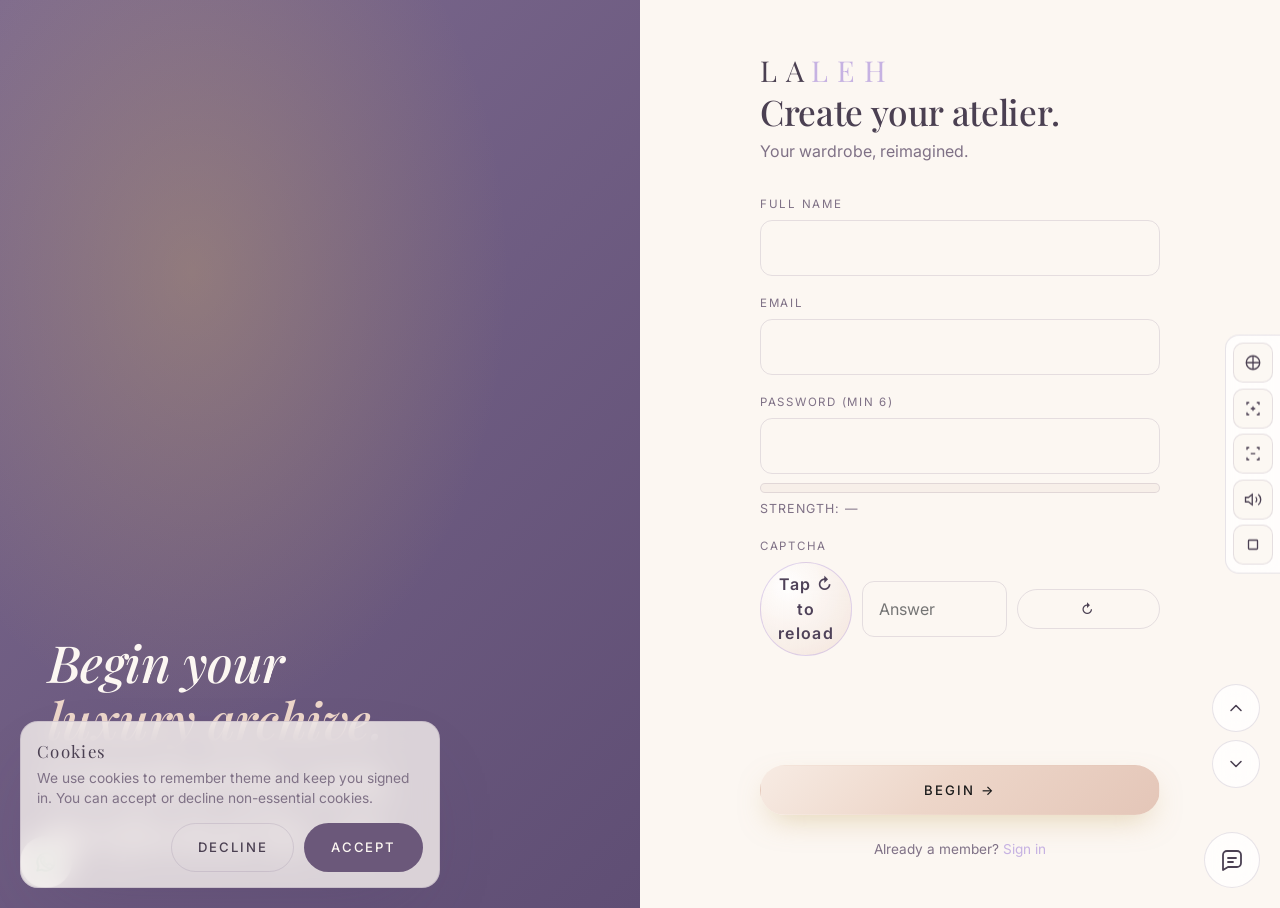
<file: Finesse/frontend/signup.html>
<!DOCTYPE html><html lang="en"><head>
<meta charset="UTF-8"><meta name="viewport" content="width=device-width, initial-scale=1">
<title>Create Atelier · Laleh</title>
<link rel="icon" href="assets/favicon.svg" type="image/svg+xml" sizes="any">
<link rel="apple-touch-icon" href="assets/favicon.svg">
<link href="https://fonts.googleapis.com/css2?family=Inter:wght@300;400;500;600&family=Playfair+Display:ital,wght@0,500;1,500&display=swap" rel="stylesheet">
<link rel="stylesheet" href="css/finesse.css">
</head><body>
<main class="auth-page">
  <aside class="auth-art">
    <h2>Begin your <span>luxury archive</span>. Curated by you, perfected by AI.</h2>
  </aside>
  <section class="auth-form-wrap">
    <form class="auth-form" onsubmit="doSignup(event)">
      <a href="index.html" class="logo">LA<span style="color:var(--accent)">LEH</span></a>
      <h1>Create your atelier.</h1>
      <p class="sub">Your wardrobe, reimagined.</p>
      <div class="msg"></div>
      <div class="field"><label>Full name</label><input type="text" name="name" required maxlength="100" pattern="[A-Za-z][A-Za-z\s'-]{1,98}"></div>
      <div class="field"><label>Email</label><input type="email" name="email" required></div>
      <div class="field">
        <label>Password (min 6)</label>
        <input id="pw" type="password" name="password" minlength="6" maxlength="64" required>
        <div class="pw-meter" aria-label="Password strength">
          <div class="pw-bar" id="pw-bar"></div>
        </div>
        <div class="pw-label" id="pw-label">Strength: —</div>
      </div>
      <div class="field">
        <label>Captcha</label>
        <div class="captcha-row" id="captcha-row">
          <div class="captcha-q" id="captcha-q">—</div>
          <input id="captcha-a" type="text" name="captcha" inputmode="numeric" autocomplete="off" placeholder="Answer" required>
          <button class="btn btn-ghost" type="button" onclick="refreshCaptcha()" style="padding:.55rem .9rem">↻</button>
        </div>
        <div id="recaptcha" style="margin-top:.75rem"></div>
      </div>
      <button class="btn btn-gold">Begin →</button>
      <p class="alt">Already a member? <a href="login.html">Sign in</a></p>
    </form>
  </section>
</main>
<div id="floating-slot"></div>
<script src="js/finesse.js"></script>
<script src="js/auth.js"></script>
</body></html>
</file>
<file: Finesse/frontend/css/finesse.css>
/* ============================================================
   LALEH — Luxury Design System
   Palette: Beige White, Lilac, Champagne Pink Gold
   ============================================================ */

:root {
  --ivory: #fcf7f2;
  --bone:  #f5ece4;
  --beige: #e9dccd;
  /* light champagne-gold (softer next to lilac) */
  --gold:  #edd6c9;
  --gold-soft: #f3e2d8;
  --lilac: #c6b2e2;
  --gray:  #8c7f92;
  --char:  #6b587a;
  --black: #4f4259;
  --white: #ffffff;

  --bg: var(--ivory);
  --surface: rgba(255,255,255,0.76);
  --text: #4b4052;
  --muted: #7f7186;
  --border: rgba(107,88,122,0.16);
  --accent: var(--lilac);
  --shadow-lux: 0 30px 80px -30px rgba(82,64,103,.25);
  --grad-gold: linear-gradient(135deg, #f7ebe3 0%, #edd6c9 45%, #e4c6b8 100%);
  --grad-noir: linear-gradient(135deg, #7d6a8f 0%, #5f4e74 100%);

  --font-display: "Playfair Display", "Cormorant Garamond", Georgia, serif;
  --font-sans: "Inter", "Helvetica Neue", system-ui, sans-serif;

  --radius: 18px;
  --radius-sm: 10px;
  --radius-lg: 28px;
}

html.dark {
  --bg: #1f1b1a;
  --surface: rgba(42, 36, 34, 0.92);
  --text: #f7f0ea;
  --muted: #c9bdb3;
  --border: rgba(237, 214, 201, 0.14);
  --accent: #e8c9b8;
  --char: #6e5f56;
  --black: #e8ddd4;
  --grad-noir: linear-gradient(145deg, #3a322e 0%, #2a2420 55%, #1f1b1a 100%);
  --shadow-lux: 0 24px 60px -28px rgba(0, 0, 0, 0.55);
}

* { box-sizing: border-box; margin: 0; padding: 0; }
html { scroll-behavior: smooth; }
body {
  font-family: var(--font-sans);
  background: var(--bg);
  color: var(--text);
  line-height: 1.55;
  min-height: 100vh;
  -webkit-font-smoothing: antialiased;
  transition: background .4s ease, color .4s ease;
}
#__page-transition {
  position: fixed;
  inset: 0;
  background: var(--bg);
  opacity: 1;
  pointer-events: none;
  z-index: 1200;
  transition: opacity .28s ease;
}
#__page-transition.hide { opacity: 0; }
#__page-transition.show { opacity: 1; }
img { max-width: 100%; display: block; }
a { color: inherit; text-decoration: none; }
button { font: inherit; cursor: pointer; border: 0; background: transparent; color: inherit; }
input, textarea, select { font: inherit; color: inherit; }

/* Cookie consent */
#__cookies {
  position: fixed;
  left: 1.25rem;
  bottom: 1.25rem;
  z-index: 1300;
  max-width: 420px;
}
#__cookies.hide { opacity: 0; transform: translateY(10px); transition: opacity .25s ease, transform .25s ease; }
#__cookies .c-card {
  background: color-mix(in srgb, var(--bg) 78%, transparent);
  border: 1px solid var(--border);
  border-radius: 18px;
  padding: 1rem 1rem .9rem;
  box-shadow: var(--shadow-lux);
  backdrop-filter: blur(14px);
}
#__cookies .c-title { font-family: var(--font-display); font-size: 1.05rem; letter-spacing: .08em; }
#__cookies .c-text { color: var(--muted); font-size: .86rem; margin-top: .35rem; line-height: 1.45; }
#__cookies .c-actions { display: flex; gap: .6rem; margin-top: .85rem; justify-content: flex-end; }

/* Floating action buttons */
.wa-fab, .chat-fab, .scroll-fab {
  border: 1px solid var(--border);
  background: var(--surface);
  color: var(--text);
  backdrop-filter: blur(14px);
  -webkit-backdrop-filter: blur(14px);
}
.wa-fab { color: #1f7a4f; }
.wa-fab svg, .chat-fab svg, .scroll-fab svg { display: block; }
.wa-fab:hover, .chat-fab:hover, .scroll-fab:hover { transform: scale(1.06); }

html.dark .wa-fab,
html.dark .chat-fab,
html.dark .scroll-fab {
  background: rgba(50, 42, 38, 0.95);
  border-color: rgba(237, 214, 201, 0.2);
  color: var(--text);
}
html.dark .wa-fab { color: #6fcf97; }

.scroll-fabs {
  position: fixed;
  right: 1.25rem;
  bottom: 7.5rem;
  z-index: 110;
  display: flex;
  flex-direction: column;
  gap: .5rem;
}
.scroll-fab {
  width: 48px;
  height: 48px;
  border-radius: 999px;
  box-shadow: var(--shadow-lux);
  display: inline-flex;
  align-items: center;
  justify-content: center;
  transition: transform .2s ease, background .2s ease;
}

/* Accessibility toolbar */
.a11y-bar {
  background: var(--surface);
  border: 1px solid var(--border);
  box-shadow: var(--shadow-lux);
}
.a11y-bar button {
  border: 1px solid var(--border);
  background: color-mix(in srgb, var(--bg) 88%, transparent);
  color: var(--text);
  display: inline-flex;
  align-items: center;
  justify-content: center;
  padding: 0;
}
.a11y-bar button svg { display: block; }
.a11y-bar button:hover {
  background: var(--grad-gold);
  color: #3b3143;
  border-color: transparent;
}
html.dark .a11y-bar button:hover { color: #1f1b1a; }

/* Captcha + password strength */
.captcha-row {
  display: flex;
  gap: .6rem;
  align-items: center;
}
.captcha-row input {
  flex: 1 1 auto;
  min-width: 0;
  width: auto;
}
.captcha-q {
  min-width: 92px;
  text-align: center;
  padding: .55rem .7rem;
  border-radius: 999px;
  border: 1px solid rgba(198,178,226,.55);
  background: radial-gradient(circle at 30% 25%, rgba(255,255,255,.92), rgba(237,214,201,.55));
  color: var(--black);
  letter-spacing: .08em;
  font-weight: 600;
}
.pw-meter {
  margin-top: .55rem;
  height: 10px;
  border-radius: 999px;
  border: 1px solid var(--border);
  background: color-mix(in srgb, var(--bone) 65%, transparent);
  overflow: hidden;
}
.pw-bar {
  height: 100%;
  width: 0%;
  border-radius: 999px;
  background: linear-gradient(90deg, rgba(230,171,190,.9), rgba(198,178,226,.9), rgba(237,214,201,.95));
  transition: width .18s ease;
}
.pw-label {
  margin-top: .4rem;
  font-size: .78rem;
  color: var(--muted);
  letter-spacing: .08em;
  text-transform: uppercase;
}

#recaptcha {
  min-height: 78px;
}

/* ============== TYPOGRAPHY ============== */
h1,h2,h3,h4 { font-family: var(--font-display); font-weight: 500; letter-spacing: -0.01em; line-height: 1.1; }
h1 { font-size: clamp(2.5rem, 6vw, 5.5rem); }
h2 { font-size: clamp(2rem, 4vw, 3.5rem); }
h3 { font-size: clamp(1.4rem, 2.4vw, 2rem); }
.eyebrow { text-transform: uppercase; letter-spacing: .35em; font-size: .72rem; color: var(--accent); font-weight: 500; }
.muted { color: var(--muted); }

/* ============== LAYOUT ============== */
.container { max-width: 1280px; margin: 0 auto; padding: 0 1.5rem; }
section { padding: 6rem 0; }

/* ============== NAV ============== */
.nav {
  position: fixed; top: 0; left: 0; right: 0; z-index: 50;
  display: flex; align-items: center; justify-content: space-between;
  padding: 1.1rem 2rem;
  backdrop-filter: blur(20px) saturate(140%);
  -webkit-backdrop-filter: blur(20px) saturate(140%);
  background: color-mix(in srgb, var(--bg) 75%, transparent);
  border-bottom: 1px solid var(--border);
}
.nav .logo { font-family: var(--font-display); font-size: 1.5rem; letter-spacing: .35em; }
.nav .logo span { color: var(--accent); }
.nav ul { display: flex; gap: 2rem; list-style: none; }
.nav ul a { font-size: .85rem; letter-spacing: .12em; text-transform: uppercase; opacity: .8; transition: opacity .3s, color .3s; }
.nav ul a:hover { opacity: 1; color: var(--accent); }
.nav .nav-actions { display: flex; gap: .75rem; align-items: center; flex-shrink: 0; }
.nav .logo { display: inline-flex; align-items: center; gap: .65rem; }
.nav .logo-mark {
  width: 34px;
  height: 34px;
  border-radius: 10px;
  flex-shrink: 0;
  box-shadow: 0 8px 20px -10px rgba(82, 64, 103, 0.35);
}
.nav-toggle {
  display: none;
  width: 42px;
  height: 42px;
  border-radius: 50%;
  border: 1px solid var(--border);
  align-items: center;
  justify-content: center;
  background: var(--surface);
}
.nav-toggle svg { display: block; }
.nav-menu {
  display: flex;
  align-items: center;
  gap: 2rem;
  flex: 1;
  justify-content: flex-end;
}
.nav-menu > ul {
  display: flex;
  gap: 2rem;
  list-style: none;
}
@media (max-width: 900px) {
  .nav { padding: .85rem 1rem; flex-wrap: wrap; gap: .5rem; }
  .nav-toggle { display: inline-flex; }
  .nav-menu {
    display: none;
    width: 100%;
    flex-direction: column;
    align-items: stretch;
    gap: 0;
    order: 3;
    padding: .5rem 0 .25rem;
    border-top: 1px solid var(--border);
  }
  .nav-menu.open { display: flex; }
  .nav-menu ul {
    display: flex;
    flex-direction: column;
    gap: 0;
    width: 100%;
  }
  .nav-menu ul a {
    display: block;
    padding: .75rem .25rem;
    border-bottom: 1px solid var(--border);
  }
  .nav-actions {
    margin-left: auto;
    gap: .45rem;
  }
  .nav-actions .btn-ghost { display: none; }
  .nav-actions .btn-primary { padding: .65rem 1rem; font-size: .72rem; }
}

/* ============== BUTTONS ============== */
.btn {
  display: inline-flex; align-items: center; gap: .5rem;
  padding: .85rem 1.6rem; border-radius: 999px;
  font-size: .82rem; letter-spacing: .15em; text-transform: uppercase; font-weight: 500;
  transition: transform .25s ease, box-shadow .25s ease, background .3s, color .3s;
  border: 1px solid transparent;
}
.btn-primary { background: var(--char); color: var(--ivory); }
.btn-primary:hover { transform: translateY(-2px); box-shadow: 0 14px 30px -10px rgba(0,0,0,.4); }
.btn-gold { background: var(--grad-gold); color: #1a1a1a; box-shadow: 0 12px 30px -10px rgba(200,169,106,.5); }
.btn-gold:hover { transform: translateY(-2px); }
.btn-ghost { border: 1px solid var(--border); }
.btn-ghost:hover { border-color: var(--accent); color: var(--accent); }
.btn-icon { width: 40px; height: 40px; border-radius: 50%; display: inline-flex; align-items: center; justify-content: center; border: 1px solid var(--border); }

/* ============== GLASS / CARDS ============== */
.glass {
  background: var(--surface);
  border: 1px solid var(--border);
  backdrop-filter: blur(18px);
  -webkit-backdrop-filter: blur(18px);
  border-radius: var(--radius);
}
.card { background: var(--surface); border: 1px solid var(--border); border-radius: var(--radius); padding: 1.5rem; backdrop-filter: blur(18px); }

/* ============== HERO ============== */
.hero { position: relative; min-height: 100vh; display: flex; align-items: center; padding-top: 6rem; overflow: hidden; }
.hero::before {
  content:""; position:absolute; inset:0; z-index:-1;
  background:
    radial-gradient(ellipse at 20% 20%, rgba(200,169,106,.18), transparent 50%),
    radial-gradient(ellipse at 80% 80%, rgba(227,217,198,.4), transparent 60%);
}
.hero-grid { display: grid; grid-template-columns: 1.2fr .8fr; gap: 4rem; align-items: center; }
@media (max-width: 900px) { .hero-grid { grid-template-columns: 1fr; } }
.hero h1 .it { font-style: italic; color: var(--accent); }
.hero p.lead { font-size: 1.15rem; color: var(--muted); max-width: 540px; margin: 1.5rem 0 2.5rem; }
.hero-cta { display: flex; gap: 1rem; flex-wrap: wrap; }

.hero-visual {
  position: relative;
  aspect-ratio: 4/5;
  border-radius: var(--radius-lg);
  background: linear-gradient(160deg, var(--bone) 0%, #f0e4da 45%, #e8d4e8 100%);
  overflow: hidden;
  box-shadow: var(--shadow-lux);
  border: 1px solid var(--border);
}
html.dark .hero-visual {
  background: linear-gradient(160deg, #3a322e 0%, #2f2825 50%, #3d3548 100%);
}
.hero-visual::after { content: none; }
.hero-visual .silhouette {
  position: absolute; inset: 0;
  background:
    radial-gradient(circle at 50% 30%, rgba(200,169,106,.4), transparent 40%),
    linear-gradient(180deg, transparent 0%, rgba(10,10,10,.5) 100%);
}
.hero-visual .frame {
  position:absolute; inset: 1.2rem; border: 1px solid rgba(200,169,106,.35); border-radius: calc(var(--radius-lg) - 8px);
}

/* ============== FEATURES ============== */
.features-grid { display: grid; grid-template-columns: repeat(3, 1fr); gap: 2rem; margin-top: 3rem; }
@media (max-width: 900px) { .features-grid { grid-template-columns: 1fr; } }
.feature { padding: 2.5rem; border-radius: var(--radius); border: 1px solid var(--border); transition: transform .4s, border-color .4s; background: var(--surface); }
.feature:hover { transform: translateY(-6px); border-color: var(--accent); }
.feature .num { font-family: var(--font-display); font-style: italic; color: var(--accent); font-size: 2rem; }
.feature h3 { margin: 1rem 0 .75rem; }

/* ============== TESTIMONIALS ============== */
.t-grid { display:grid; grid-template-columns: repeat(3,1fr); gap: 1.5rem; margin-top: 3rem; }
@media (max-width: 900px) { .t-grid { grid-template-columns: 1fr; } }
.t-card { padding: 2rem; border-radius: var(--radius); background: var(--surface); border: 1px solid var(--border); }
.t-card p { font-family: var(--font-display); font-style: italic; font-size: 1.1rem; }
.t-card .author { margin-top: 1.5rem; font-size: .8rem; letter-spacing: .15em; text-transform: uppercase; color: var(--muted); }

/* ============== AUTH ============== */
.auth-page {
  min-height: 100vh; display: grid; grid-template-columns: 1fr 1fr;
  background: var(--bg);
}
@media (max-width: 900px) { .auth-page { grid-template-columns: 1fr; } }
.auth-art {
  background: var(--grad-noir); position: relative; overflow: hidden;
  display: flex; align-items: flex-end; padding: 3rem; color: var(--ivory);
}
.auth-art::before {
  content:""; position:absolute; inset:0;
  background: radial-gradient(ellipse at 30% 30%, rgba(200,169,106,.35), transparent 50%);
}
.auth-art h2 { position: relative; font-style: italic; max-width: 380px; }
.auth-art h2 span { color: var(--gold); }
.auth-form-wrap { display: flex; align-items: center; justify-content: center; padding: 3rem 2rem; }
.auth-form { width: 100%; max-width: 400px; }
.auth-form .logo { font-family: var(--font-display); font-size: 1.8rem; letter-spacing: .3em; margin-bottom: 2rem; }
.auth-form h1 { font-size: 2.2rem; margin-bottom: .5rem; }
.auth-form p.sub { color: var(--muted); margin-bottom: 2rem; }
.field { margin-bottom: 1.2rem; }
.field label { display:block; font-size: .72rem; letter-spacing: .15em; text-transform: uppercase; color: var(--muted); margin-bottom: .4rem; }
.field input {
  width: 100%; padding: .9rem 1rem; border-radius: 12px;
  border: 1px solid var(--border); background: transparent; color: var(--text);
  transition: border-color .3s;
}
.field input:focus { outline: none; border-color: var(--accent); }
.auth-form .btn { width: 100%; justify-content: center; }
.auth-form .alt { text-align: center; margin-top: 1.5rem; font-size: .85rem; color: var(--muted); }
.auth-form .alt a { color: var(--accent); }
.msg { padding: .75rem 1rem; border-radius: 10px; font-size: .85rem; margin-bottom: 1rem; display:none; }
.msg.ok { background: rgba(80,160,90,.12); color: #2e7d3a; display: block; }
.msg.err { background: rgba(200,60,60,.12); color: #b32a2a; display: block; }

/* ============== APP SHELL (Dashboard / Closet / Diva / Planner) ============== */
.app-shell { display: grid; grid-template-columns: 240px 1fr; min-height: 100vh; }
@media (max-width: 900px) { .app-shell { grid-template-columns: 1fr; } .sidebar { display: none; } }
.sidebar {
  background: var(--surface);
  border-right: 1px solid var(--border);
  padding: 2rem 1.2rem;
  position: sticky; top: 0; height: 100vh;
  backdrop-filter: blur(18px);
}
.sidebar .logo { font-family: var(--font-display); letter-spacing: .35em; font-size: 1.3rem; margin-bottom: 2.5rem; }
.sidebar .logo span { color: var(--accent); }
.sidebar nav a {
  display: flex; align-items: center; gap: .8rem; padding: .8rem 1rem; border-radius: 12px;
  font-size: .9rem; color: var(--muted); margin-bottom: .25rem; transition: background .3s, color .3s;
}
.sidebar nav a:hover, .sidebar nav a.active { background: var(--char); color: var(--ivory); }
html.dark .sidebar nav a:hover,
html.dark .sidebar nav a.active {
  background: color-mix(in srgb, var(--gold) 85%, #fff);
  color: #1f1b1a;
}
.sidebar .foot { position: absolute; bottom: 1.5rem; left: 1.2rem; right: 1.2rem; }
.app-main { padding: 2rem 2.5rem 5rem; }
@media (max-width: 600px) { .app-main { padding: 1.5rem 1rem 5rem; } }

.app-top { display: flex; justify-content: space-between; align-items: center; margin-bottom: 2rem; }
.app-top h1 { font-size: 2rem; }
.app-top .right { display: flex; gap: .75rem; align-items: center; }

/* Dashboard widgets */
.widgets { display: grid; grid-template-columns: repeat(4, 1fr); gap: 1.2rem; }
@media (max-width: 900px) { .widgets { grid-template-columns: repeat(2,1fr); } }
.widget { padding: 1.5rem; border-radius: var(--radius); background: var(--surface); border: 1px solid var(--border); }
.widget .lbl { font-size: .72rem; letter-spacing: .2em; text-transform: uppercase; color: var(--muted); }
.widget .val { font-family: var(--font-display); font-size: 2.4rem; margin-top: .4rem; }
.widget.gold { background: var(--grad-gold); color: #1a1a1a; border-color: transparent; }
.widget.dark { background: var(--grad-noir); color: var(--ivory); border-color: transparent; }
.widget.dark .val, .widget.gold .val { color: inherit; }

.dash-grid { display: grid; grid-template-columns: 2fr 1fr; gap: 1.5rem; margin-top: 2rem; }
@media (max-width: 900px) { .dash-grid { grid-template-columns: 1fr; } }
.section-title { display:flex; justify-content: space-between; align-items: baseline; margin-bottom: 1rem; }
.section-title h2 { font-size: 1.5rem; }

/* Closet */
.closet-toolbar { display: flex; gap: .75rem; flex-wrap: wrap; margin-bottom: 1.5rem; align-items: center; }
.search-bar {
  flex: 1; min-width: 220px; display: flex; align-items: center; gap: .5rem;
  padding: .7rem 1rem; border-radius: 999px; border: 1px solid var(--border); background: var(--surface);
}
.search-bar input { flex: 1; background: transparent; border: 0; outline: none; }
.cat-pills { display: flex; gap: .5rem; flex-wrap: wrap; margin-bottom: 1.5rem; }
.pill { padding: .5rem 1rem; border-radius: 999px; border: 1px solid var(--border); font-size: .8rem; cursor: pointer; transition: all .3s; }
.pill.active, .pill:hover { background: var(--char); color: var(--ivory); border-color: var(--char); }
html.dark .pill.active { background: var(--gold); color: #000; border-color: var(--gold); }

.item-grid { display: grid; grid-template-columns: repeat(auto-fill, minmax(200px, 1fr)); gap: 1.2rem; }
.item {
  position: relative; aspect-ratio: 3/4; border-radius: var(--radius); overflow: hidden;
  background: var(--bone); border: 1px solid var(--border); transition: transform .4s, box-shadow .4s;
  cursor: pointer;
}
.item:hover { transform: translateY(-6px); box-shadow: var(--shadow-lux); }
.item img { width: 100%; height: 100%; object-fit: cover; transition: transform .6s; }
.item:hover img { transform: scale(1.06); }
.item .ov { position:absolute; left:0; right:0; bottom:0; padding: 1rem; color: #fff;
  background: linear-gradient(0deg, rgba(0,0,0,.75), transparent); font-size: .85rem; }
.item .ov b { display: block; font-family: var(--font-display); font-size: 1rem; }
.item .del { position:absolute; top: .5rem; right: .5rem; background: rgba(0,0,0,.6); color: #fff;
  width: 32px; height: 32px; border-radius: 50%; display: none; align-items:center; justify-content:center; }
.item:hover .del { display: flex; }

.empty { text-align: center; padding: 4rem 2rem; color: var(--muted); }

/* Modal */
.modal { position: fixed; inset: 0; background: rgba(10,10,10,.6); display:none; align-items:center; justify-content:center; z-index: 200; backdrop-filter: blur(8px); }
.modal.show { display: flex; }
.modal .box { width: min(440px, 92vw); background: var(--bg); border-radius: var(--radius-lg); padding: 2rem; border: 1px solid var(--border); }
.modal h3 { margin-bottom: 1.2rem; }

/* Diva Studio */
.diva-wrap { display: grid; grid-template-columns: 1fr 320px; gap: 2rem; }
@media (max-width: 900px) { .diva-wrap { grid-template-columns: 1fr; } }
.mannequin {
  position: relative;
  aspect-ratio: 3/4;
  border-radius: var(--radius-lg);
  background: radial-gradient(ellipse at 30% 20%, rgba(200,169,106,.08), transparent 40%), var(--grad-noir);
  overflow: hidden;
  box-shadow: var(--shadow-lux);
  border: 1px solid var(--border);
  transition: transform .6s ease;
}
.mannequin .canvas-hint {
  position: absolute;
  top: 1rem;
  left: 50%;
  transform: translateX(-50%);
  font-size: .68rem;
  letter-spacing: .16em;
  text-transform: uppercase;
  color: var(--muted);
}
.mannequin .slot {
  position: absolute;
  left: 50%;
  transform: translateX(-50%);
  display: flex;
  align-items: center;
  justify-content: center;
  color: rgba(200,169,106,.65);
  font-size: .72rem;
  letter-spacing: .2em;
  text-transform: uppercase;
  border-radius: 12px;
  transition: border-color .3s, background .3s;
}
.mannequin .slot.over { background: rgba(200,169,106,.1); }
.mannequin .slot img { max-height: 100%; max-width: 100%; object-fit: contain; }
.slot.full { top: 12%; width: 52%; height: 72%; z-index: 1; }
.slot.top { top: 16%; width: 52%; height: 34%; z-index: 2; }
.slot.bottom { top: 46%; width: 52%; height: 34%; z-index: 2; }
.slot.shoes { top: 82%; width: 35%; height: 12%; z-index: 2; }
.slot.acc { top: 10%; left: auto; right: 6%; transform: none; width: 22%; height: 16%; z-index: 3; }

.diva-side h3 { margin-bottom: 1rem; }
.diva-pool { display: grid; grid-template-columns: repeat(3,1fr); gap: .5rem; max-height: 400px; overflow-y: auto; padding: .5rem; border-radius: var(--radius); border: 1px solid var(--border); background: var(--surface); }
.pool-item { aspect-ratio: 1; border-radius: 8px; overflow: hidden; cursor: grab; border: 1px solid var(--border); }
.pool-item img { width:100%; height:100%; object-fit: cover; }
.pool-item:active { cursor: grabbing; }
.diva-actions { display: flex; gap: .5rem; margin-top: 1rem; flex-wrap: wrap; }

/* Planner */
.planner-grid { display: grid; grid-template-columns: 2fr 1fr; gap: 2rem; }
@media (max-width: 900px) { .planner-grid { grid-template-columns: 1fr; } }
.calendar { background: var(--surface); border: 1px solid var(--border); border-radius: var(--radius); padding: 1.5rem; }
.cal-head { display:flex; justify-content: space-between; align-items: center; margin-bottom: 1rem; }
.cal-head h3 { font-size: 1.2rem; }
.cal-grid { display: grid; grid-template-columns: repeat(7,1fr); gap: 4px; }
.cal-cell { aspect-ratio: 1; border-radius: 8px; display: flex; align-items: flex-start; justify-content: flex-end;
  padding: .4rem; font-size: .8rem; border: 1px solid var(--border); cursor: pointer; transition: all .25s;
  position: relative;
}
.cal-cell:hover { background: var(--accent); color: #1a1a1a; border-color: var(--accent); }
.cal-cell.today { background: var(--char); color: var(--ivory); border-color: var(--char); }
.cal-cell.has::before { content:""; position:absolute; left: 6px; bottom: 6px; width: 6px; height: 6px; border-radius: 50%; background: var(--accent); }
.cal-day { text-align:center; font-size:.7rem; letter-spacing:.15em; text-transform:uppercase; color: var(--muted); padding: .4rem 0; }

/* Weather card */
.weather-card { background: var(--grad-gold); color: #1a1a1a; border-radius: var(--radius); padding: 1.5rem; }
.weather-card .t { font-family: var(--font-display); font-size: 3rem; }
.weather-card .city { letter-spacing: .15em; text-transform: uppercase; font-size: .8rem; opacity: .8; }

/* Chatbot */
.chat-fab {
  position: fixed;
  bottom: 1.25rem;
  right: 1.25rem;
  z-index: 100;
  width: 56px;
  height: 56px;
  border-radius: 50%;
  display: flex;
  align-items: center;
  justify-content: center;
  box-shadow: var(--shadow-lux);
  transition: transform .3s;
}
.chat-fab:hover { transform: scale(1.06); }
.chat-window {
  position: fixed; bottom: 6rem; right: 1.5rem; z-index: 100; width: 340px; max-width: 92vw; height: 480px; max-height: 70vh;
  background: var(--bg); border: 1px solid var(--border); border-radius: var(--radius-lg);
  display: none; flex-direction: column; overflow: hidden; box-shadow: var(--shadow-lux);
}
.chat-window.open { display: flex; }
.chat-head { padding: 1rem 1.2rem; background: var(--grad-noir); color: var(--ivory); }
.chat-head b { font-family: var(--font-display); font-style: italic; }
.chat-body { flex: 1; padding: 1rem; overflow-y: auto; display: flex; flex-direction: column; gap: .6rem; }
.bubble { max-width: 80%; padding: .6rem .9rem; border-radius: 14px; font-size: .9rem; }
.bubble.bot { background: var(--bone); align-self: flex-start; }
.bubble.me { background: var(--char); color: var(--ivory); align-self: flex-end; }
.chat-input { display:flex; border-top: 1px solid var(--border); }
.chat-input input { flex: 1; padding: .8rem 1rem; border: 0; background: transparent; outline: none; }
.chat-input button { padding: 0 1.2rem; color: var(--accent); }

/* WhatsApp FAB */
.wa-fab {
  position: fixed;
  bottom: 1.25rem;
  left: 1.25rem;
  z-index: 100;
  width: 52px;
  height: 52px;
  border-radius: 50%;
  display: flex;
  align-items: center;
  justify-content: center;
  box-shadow: var(--shadow-lux);
}

/* Accessibility toolbar — desktop: right edge; mobile: bottom bar */
.a11y-bar {
  position: fixed;
  top: 50%;
  right: 0;
  transform: translateY(-50%);
  z-index: 90;
  display: flex;
  flex-direction: column;
  gap: .35rem;
  padding: .45rem;
  border-right: 0;
  border-radius: 14px 0 0 14px;
  backdrop-filter: blur(14px);
}
.a11y-bar button {
  width: 40px;
  height: 40px;
  border-radius: 10px;
}
html.contrast { filter: contrast(1.4) saturate(1.2); }
html.contrast body { background: #000 !important; color: #fff !important; }

/* Loading screen */
.loader {
  position: fixed; inset: 0; background: var(--bg); z-index: 999;
  display: flex; align-items: center; justify-content: center; flex-direction: column; gap: 1.5rem;
  transition: opacity .6s, visibility .6s;
}
.loader.hide { opacity: 0; visibility: hidden; pointer-events: none; }
.loader .l-logo { font-family: var(--font-display); font-size: 2.5rem; letter-spacing: .4em; }
.loader .l-logo span { color: var(--accent); }
.loader .bar { width: 200px; height: 2px; background: var(--border); position: relative; overflow: hidden; }
.loader .bar::after { content:""; position:absolute; left: -40%; top: 0; bottom: 0; width: 40%; background: var(--grad-gold); animation: slide 1.4s ease-in-out infinite; }
@keyframes slide { 0% { left:-40%; } 100% { left:100%; } }

/* Reveal animations */
.reveal { opacity: 0; transform: translateY(30px); transition: opacity .9s ease, transform .9s ease; }
.reveal.in { opacity: 1; transform: translateY(0); }

/* Footer */
.footer { padding: 4rem 2rem 2rem; border-top: 1px solid var(--border); }
.footer-grid { display: grid; grid-template-columns: 2fr 1fr 1fr 1fr; gap: 2rem; max-width: 1280px; margin: 0 auto; }
@media (max-width: 800px) { .footer-grid { grid-template-columns: 1fr 1fr; } }
.footer h4 { font-family: var(--font-display); margin-bottom: 1rem; }
.footer ul { list-style: none; }
.footer ul li { margin-bottom: .5rem; font-size: .9rem; color: var(--muted); }
.footer .copy { text-align: center; margin-top: 3rem; color: var(--muted); font-size: .8rem; letter-spacing: .15em; text-transform: uppercase; }

/* Page transition */
body { animation: fadeIn .6s ease both; }
@keyframes fadeIn { from { opacity:0; transform: translateY(8px); } to { opacity:1; transform:none; } }

/* DateTime widget */
.dt-widget { font-size: .8rem; color: var(--muted); letter-spacing: .1em; }
.dt-widget b { color: var(--text); font-weight: 500; }

/* Recent outfits list */
.outfit-row { display:flex; align-items:center; gap: 1rem; padding: 1rem 0; border-bottom: 1px solid var(--border); }
.outfit-row:last-child { border-bottom: 0; }
.outfit-row .thumb { width: 56px; height: 56px; border-radius: 12px; background: var(--bone); display: flex; align-items:center; justify-content:center; font-family: var(--font-display); color: var(--accent); }
.outfit-row .meta b { display:block; }
.outfit-row .meta span { font-size: .8rem; color: var(--muted); }
/* ============================================================
   LALEH — Search Component Additions
   Shared search component styles
   ============================================================ */

/* ── Sidebar search bar ────────────────────────────────────── */
.sidebar-search {
  position: relative;
  margin-bottom: 1.5rem;
}

.sidebar-search-bar {
  display: flex;
  align-items: center;
  gap: .5rem;
  padding: .6rem .9rem;
  border-radius: 999px;
  border: 1px solid var(--border);
  background: var(--surface);
  transition: border-color .25s;
}

.sidebar-search-bar:focus-within {
  border-color: var(--accent);
  box-shadow: 0 0 0 3px rgba(200,169,106,.12);
}

.sidebar-search-bar .s-icon {
  color: var(--muted);
  font-size: 1rem;
  flex-shrink: 0;
  line-height: 1;
}

.sidebar-search-bar input {
  flex: 1;
  background: transparent;
  border: 0;
  outline: none;
  font-size: .85rem;
  color: var(--text);
  min-width: 0;
}

.sidebar-search-bar input::placeholder { color: var(--muted); }

.s-clear-btn {
  background: transparent;
  border: 0;
  color: var(--muted);
  cursor: pointer;
  font-size: 1rem;
  line-height: 1;
  padding: 0;
  display: none;
  flex-shrink: 0;
  transition: color .2s;
}
.s-clear-btn:hover { color: var(--text); }
.s-clear-btn.show  { display: block; }

/* ── Search results dropdown ───────────────────────────────── */
.search-dropdown {
  position: absolute;
  top: calc(100% + .5rem);
  left: 0; right: 0;
  background: var(--bg);
  border: 1px solid var(--border);
  border-radius: var(--radius);
  box-shadow: 0 20px 60px -20px rgba(10,10,10,.35);
  z-index: 500;
  overflow: hidden;
  /* animation */
  opacity: 0;
  transform: translateY(-6px);
  pointer-events: none;
  transition: opacity .2s ease, transform .2s ease;
  max-height: 360px;
  overflow-y: auto;
}

.search-dropdown.open {
  opacity: 1;
  transform: translateY(0);
  pointer-events: auto;
}

/* Scrollbar for dropdown */
.search-dropdown::-webkit-scrollbar       { width: 4px; }
.search-dropdown::-webkit-scrollbar-track { background: transparent; }
.search-dropdown::-webkit-scrollbar-thumb { background: var(--border); border-radius: 2px; }

/* Section headers inside dropdown */
.s-section-label {
  padding: .6rem 1rem .3rem;
  font-size: .65rem;
  letter-spacing: .25em;
  text-transform: uppercase;
  color: var(--muted);
  border-bottom: 1px solid var(--border);
  background: var(--surface);
  position: sticky;
  top: 0;
}

/* Individual result row */
.s-result {
  display: flex;
  align-items: center;
  gap: .75rem;
  padding: .65rem 1rem;
  cursor: pointer;
  transition: background .15s;
  text-decoration: none;
  color: var(--text);
  border-bottom: 1px solid var(--border);
}
.s-result:last-child { border-bottom: 0; }
.s-result:hover      { background: var(--bone); }
html.dark .s-result:hover { background: rgba(255,255,255,.06); }

.s-result:focus {
  outline: 2px solid var(--accent);
  outline-offset: -2px;
}

/* Thumbnail in result */
.s-thumb {
  width: 38px;
  height: 38px;
  border-radius: 8px;
  background: var(--bone);
  display: flex;
  align-items: center;
  justify-content: center;
  flex-shrink: 0;
  overflow: hidden;
  border: 1px solid var(--border);
  font-family: var(--font-display);
  color: var(--accent);
  font-size: 1rem;
}
.s-thumb img {
  width: 100%;
  height: 100%;
  object-fit: cover;
}

/* Text inside result */
.s-result-text { flex: 1; min-width: 0; }
.s-result-text b {
  display: block;
  font-size: .85rem;
  font-weight: 500;
  white-space: nowrap;
  overflow: hidden;
  text-overflow: ellipsis;
}
.s-result-text span {
  font-size: .75rem;
  color: var(--muted);
  white-space: nowrap;
  overflow: hidden;
  text-overflow: ellipsis;
  display: block;
}

/* Arrow icon */
.s-arrow {
  color: var(--muted);
  font-size: .8rem;
  flex-shrink: 0;
  transition: transform .2s, color .2s;
}
.s-result:hover .s-arrow { transform: translateX(3px); color: var(--accent); }

/* Empty / loading states */
.s-empty, .s-loading {
  padding: 1.2rem 1rem;
  text-align: center;
  color: var(--muted);
  font-size: .85rem;
}
.s-loading::after {
  content: '';
  display: inline-block;
  width: 12px;
  height: 12px;
  border: 2px solid var(--border);
  border-top-color: var(--accent);
  border-radius: 50%;
  animation: spin .7s linear infinite;
  margin-left: .5rem;
  vertical-align: middle;
}
@keyframes spin { to { transform: rotate(360deg); } }

/* ── Keyboard shortcut hint ─────────────────────────────────── */
.s-shortcut {
  padding: .5rem 1rem;
  font-size: .7rem;
  color: var(--muted);
  text-align: right;
  border-top: 1px solid var(--border);
  background: var(--surface);
  letter-spacing: .08em;
}

/* ── Highlight matched text in results ──────────────────────── */
.s-highlight {
  background: rgba(200,169,106,.25);
  color: var(--text);
  border-radius: 3px;
  padding: 0 2px;
}

/* ── Global search overlay (Ctrl+K / ⌘+K) ──────────────────── */
.global-search-overlay {
  position: fixed;
  inset: 0;
  background: rgba(10,10,10,.55);
  z-index: 800;
  display: none;
  align-items: flex-start;
  justify-content: center;
  padding-top: 10vh;
  backdrop-filter: blur(6px);
}
.global-search-overlay.show { display: flex; }

.global-search-box {
  width: min(580px, 92vw);
  background: var(--bg);
  border: 1px solid var(--border);
  border-radius: var(--radius-lg);
  box-shadow: 0 40px 100px -20px rgba(10,10,10,.5);
  overflow: hidden;
  animation: dropIn .25s ease both;
}
@keyframes dropIn {
  from { opacity: 0; transform: translateY(-20px) scale(.97); }
  to   { opacity: 1; transform: none; }
}

.global-search-input-wrap {
  display: flex;
  align-items: center;
  gap: .75rem;
  padding: 1rem 1.25rem;
  border-bottom: 1px solid var(--border);
}
.global-search-input-wrap .s-icon { font-size: 1.1rem; color: var(--accent); }
.global-search-input-wrap input {
  flex: 1;
  background: transparent;
  border: 0;
  outline: none;
  font-size: 1rem;
  color: var(--text);
}
.global-search-input-wrap .esc-badge {
  padding: .2rem .5rem;
  border: 1px solid var(--border);
  border-radius: 6px;
  font-size: .72rem;
  color: var(--muted);
  letter-spacing: .1em;
  cursor: pointer;
}

.global-search-results { max-height: 400px; overflow-y: auto; }
.global-search-footer {
  padding: .6rem 1.25rem;
  border-top: 1px solid var(--border);
  font-size: .72rem;
  color: var(--muted);
  background: var(--surface);
  display: flex;
  gap: 1.2rem;
  letter-spacing: .08em;
}
.global-search-footer kbd {
  background: var(--border);
  padding: .1rem .35rem;
  border-radius: 4px;
  font-size: .7rem;
  font-family: var(--font-sans);
}

/* ============== MOBILE LAYOUT ============== */
@media (max-width: 900px) {
  section { padding: 4rem 0; }
  .container { padding: 0 1rem; }
  .hero { min-height: auto; padding-top: 5.5rem; padding-bottom: 3rem; }
  .hero h1 { font-size: clamp(2rem, 9vw, 3rem); }
  .hero p.lead { font-size: 1rem; margin: 1rem 0 1.5rem; }
  .hero-cta { flex-direction: column; align-items: stretch; }
  .hero-cta .btn { justify-content: center; width: 100%; }
  .hero-grid { gap: 2rem; }
  .hero-visual { max-width: 360px; margin: 0 auto; width: 100%; }

  .method-grid {
    grid-template-columns: 1fr !important;
    gap: 2rem !important;
  }
  .method-steps {
    grid-template-columns: 1fr 1fr !important;
  }

  .footer { padding: 3rem 1rem 1.5rem; }
  .footer-grid { grid-template-columns: 1fr; gap: 1.5rem; }

  .chat-window {
    right: .75rem;
    left: .75rem;
    width: auto;
    bottom: 5.5rem;
    max-height: min(58vh, 420px);
  }

  .scroll-fabs {
    right: .75rem;
    bottom: 6.75rem;
  }

  .wa-fab {
    left: .75rem;
    bottom: .75rem;
    width: 48px;
    height: 48px;
  }

  .chat-fab {
    right: .75rem;
    bottom: .75rem;
    width: 48px;
    height: 48px;
  }

  .a11y-bar {
    top: auto;
    bottom: 0;
    left: 0;
    right: 0;
    transform: none;
    flex-direction: row;
    justify-content: center;
    border-radius: 16px 16px 0 0;
    border-right: 1px solid var(--border);
    border-bottom: 0;
    padding: .5rem .65rem calc(.5rem + env(safe-area-inset-bottom, 0px));
    gap: .4rem;
  }

  .auth-page { grid-template-columns: 1fr; }
  .auth-art { min-height: 180px; padding: 2rem 1.25rem; }
  .auth-form-wrap { padding: 2rem 1rem 5rem; }

  body.has-floating { padding-bottom: 4.5rem; }

  .app-top {
    flex-direction: column;
    align-items: flex-start;
    gap: 1rem;
  }
  .app-top .right {
    width: 100%;
    justify-content: flex-end;
    flex-wrap: wrap;
  }
}

@media (max-width: 480px) {
  .method-steps { grid-template-columns: 1fr !important; }
  .nav-actions .btn-primary { padding: .55rem .75rem; }
}

.btn-icon svg { display: block; }

/* Dark section on landing — warm tone in dark mode */
html.dark #how {
  background: var(--grad-noir) !important;
  color: var(--ivory) !important;
}
</file>
